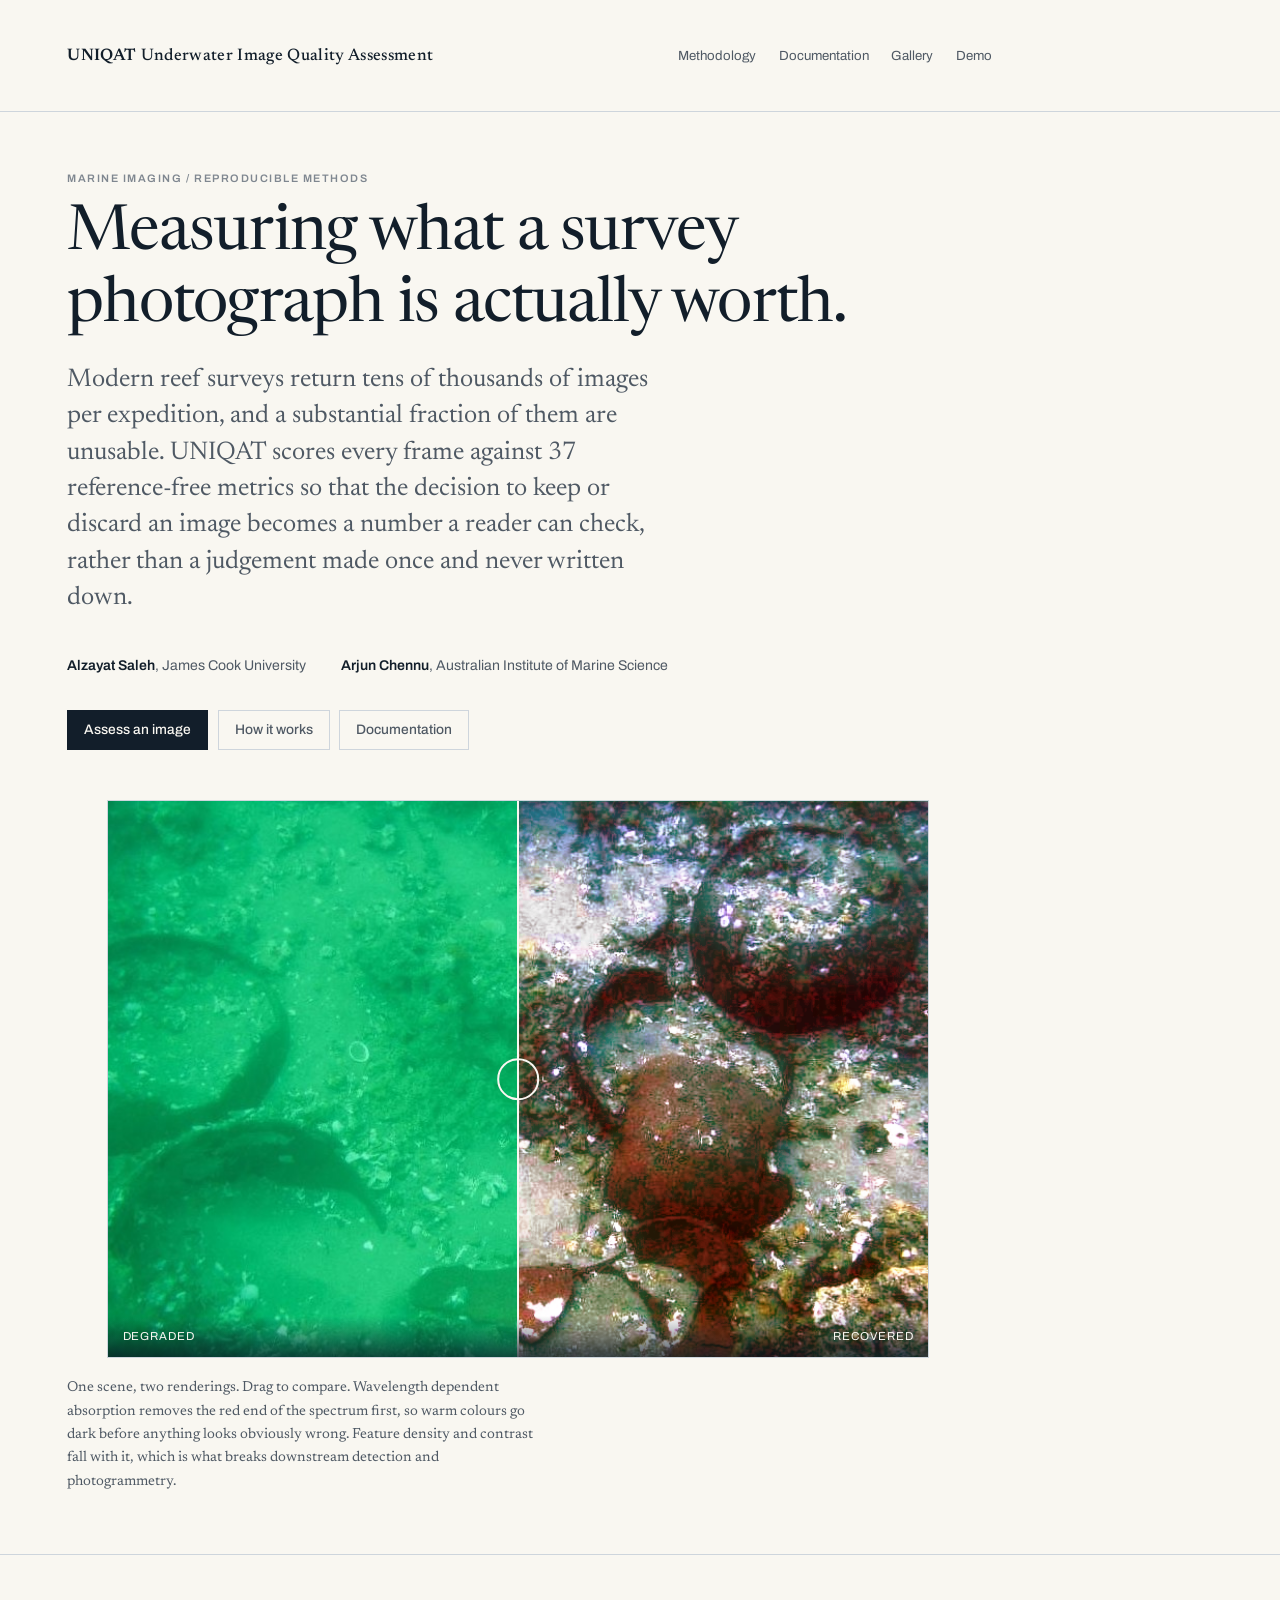
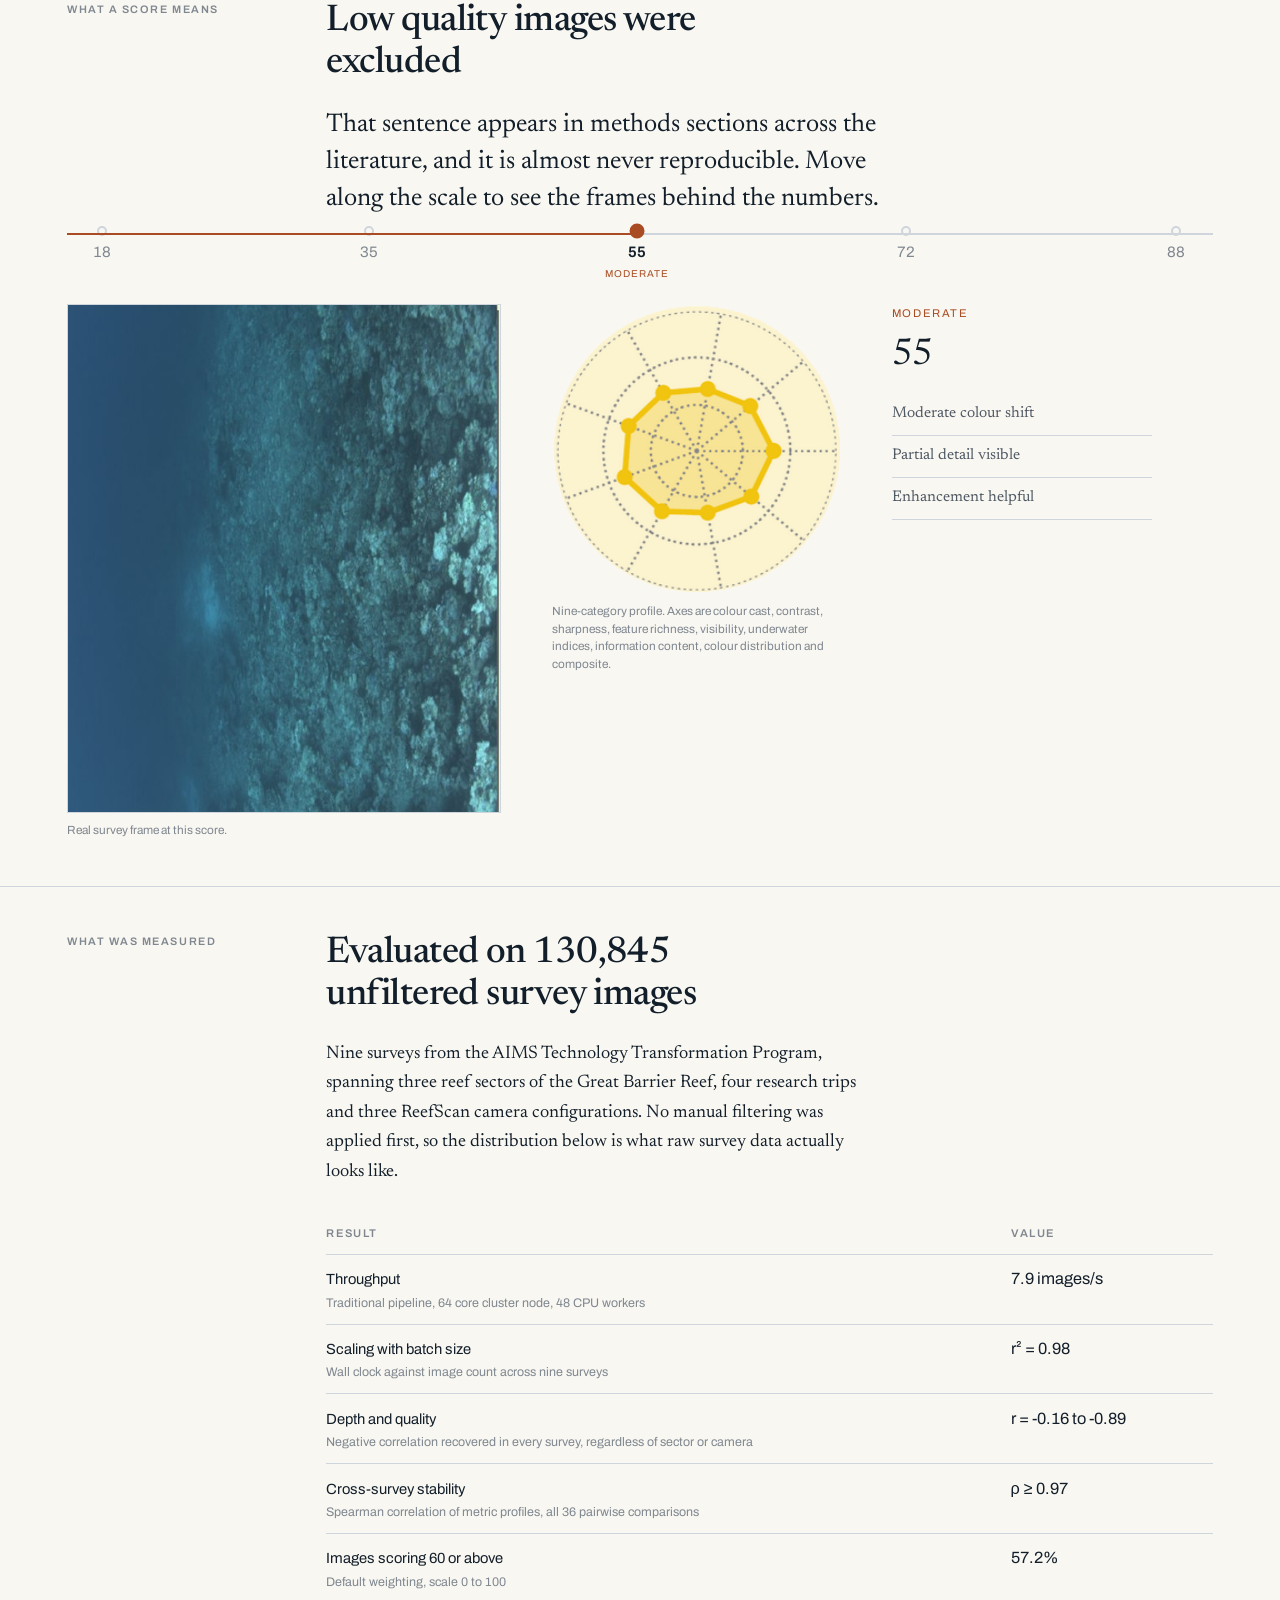
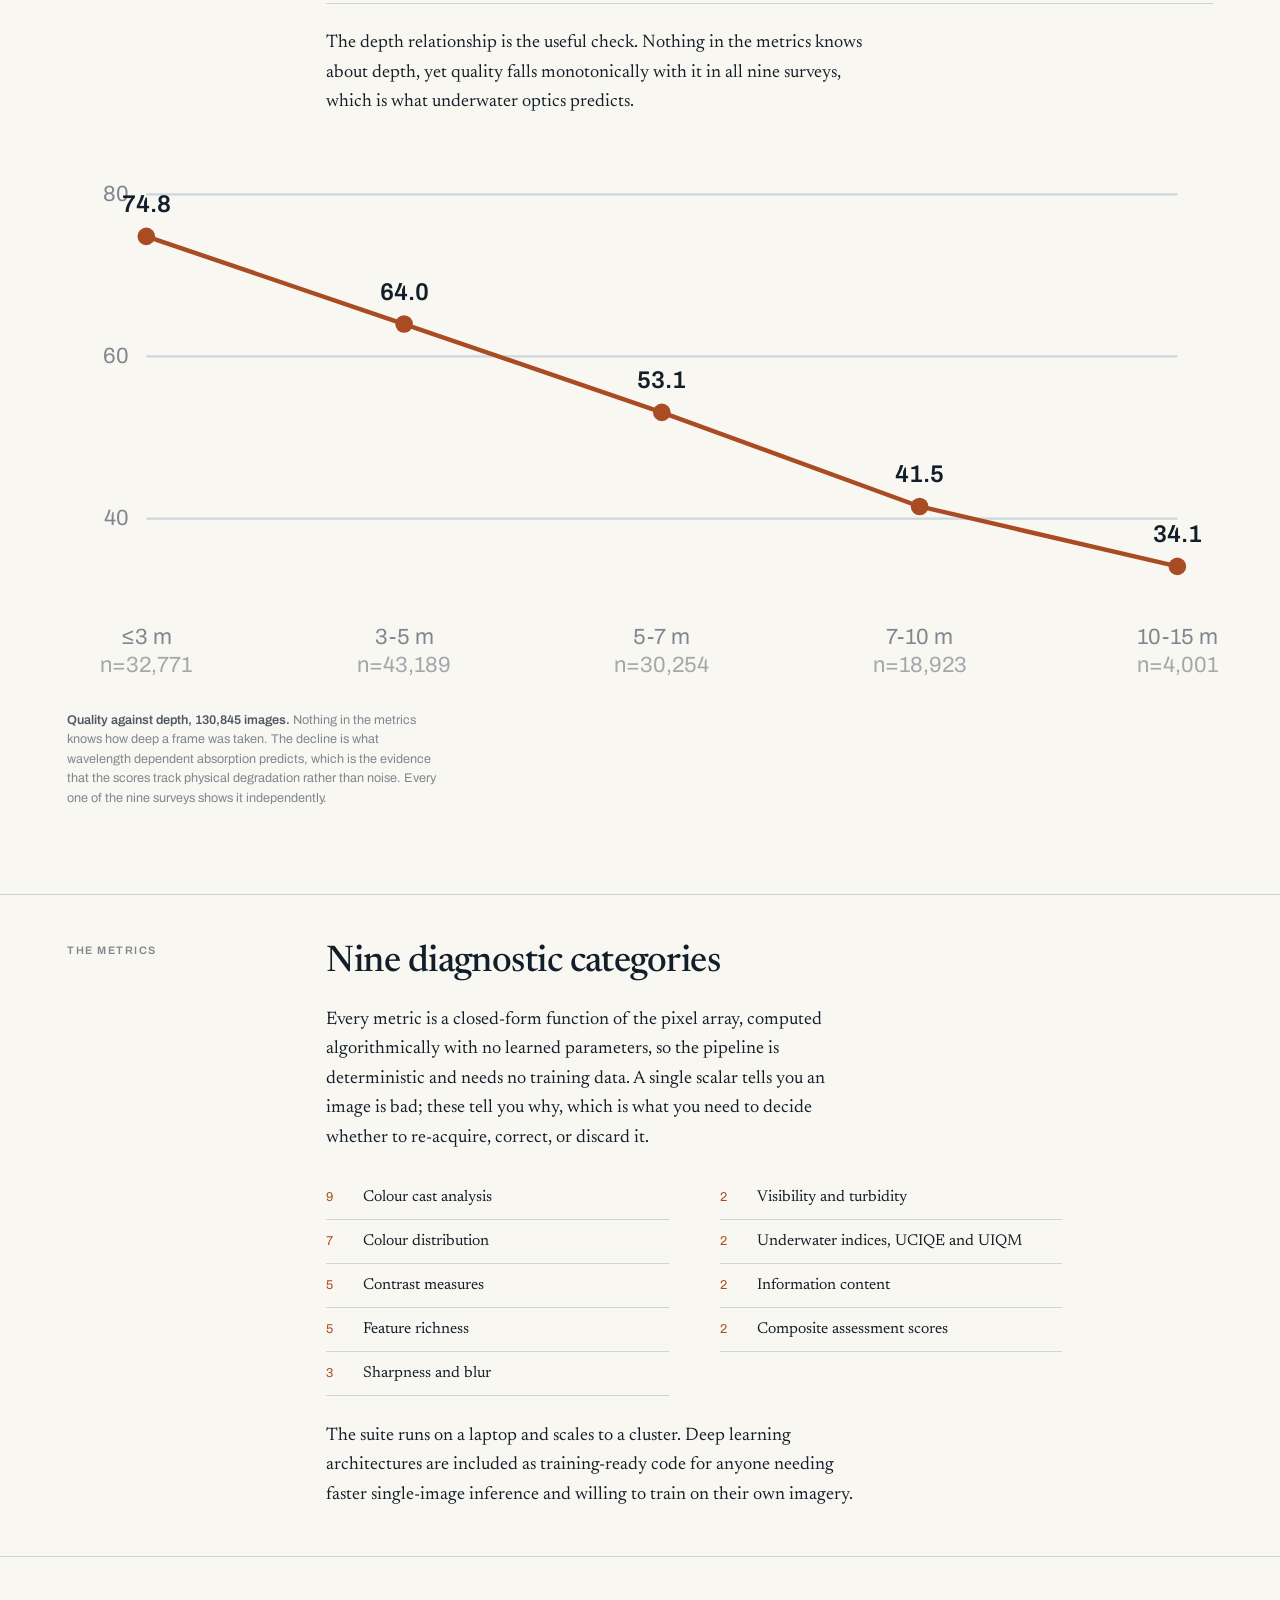
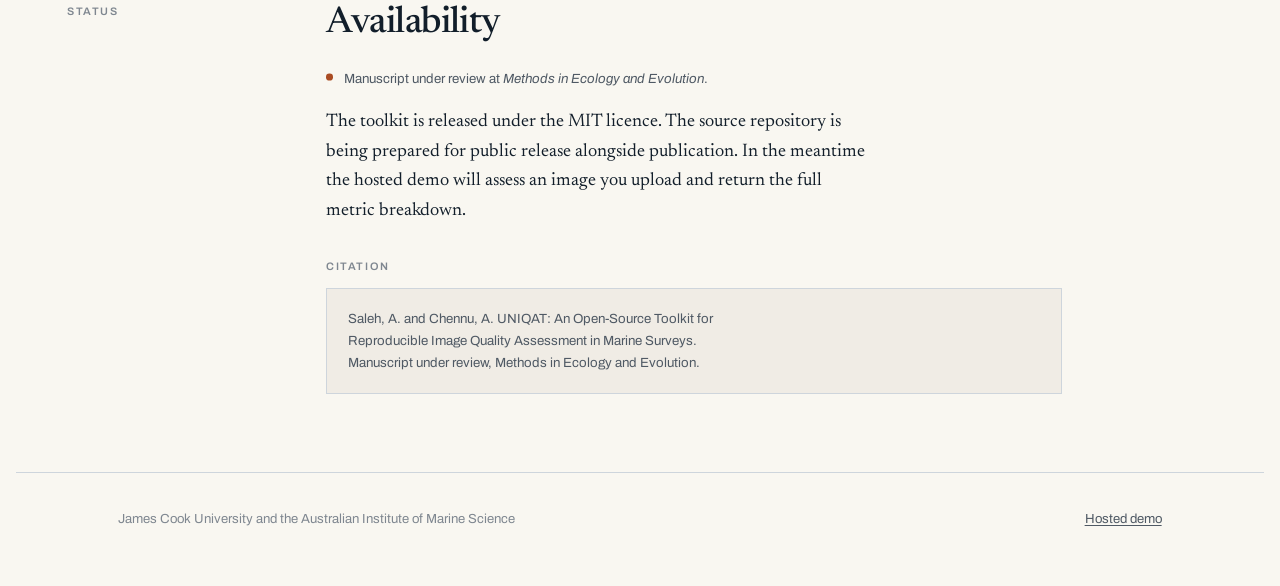
<file: docs/index.html>
<!DOCTYPE html>
<html lang="en">
<head>
<meta charset="UTF-8">
<meta name="viewport" content="width=device-width, initial-scale=1">
<title>UNIQAT: Underwater Image Quality Assessment</title>
<meta name="description" content="An open-source toolkit for reproducible image quality assessment in marine surveys. Reference-free metrics evaluated on 130,845 coral reef images.">
<link rel="preconnect" href="https://fonts.googleapis.com">
<link rel="preconnect" href="https://fonts.gstatic.com" crossorigin>
<link href="https://fonts.googleapis.com/css2?family=Newsreader:ital,opsz,wght@0,6..72,300;0,6..72,400;0,6..72,500;1,6..72,400&family=Archivo:wght@400;500;600&display=swap" rel="stylesheet">
<link rel="stylesheet" href="css/style.css">
</head>
<body>

<header class="masthead">
  <div class="shell">
    <a class="wordmark" href="index.html"><b>UNIQAT</b> Underwater Image Quality Assessment</a>
    <nav>
      <a href="methodology.html">Methodology</a>
      <a href="documentation.html">Documentation</a>
      <a href="gallery.html">Gallery</a>
      <a href="https://huggingface.co/spaces/Alzayats/underwater-image-quality" target="_blank" rel="noopener">Demo</a>
    </nav>
  </div>
</header>

<div class="shell">
  <div class="title-block">
    <p class="label">Marine imaging / Reproducible methods</p>
    <h1>Measuring what a survey photograph is actually worth.</h1>
    <p class="standfirst">
      Modern reef surveys return tens of thousands of images per expedition, and a
      substantial fraction of them are unusable. UNIQAT scores every frame against
      37 reference-free metrics so that the decision to keep or discard an image
      becomes a number a reader can check, rather than a judgement made once and
      never written down.
    </p>

    <div class="byline">
      <span><b>Alzayat Saleh</b>, James Cook University</span>
      <span><b>Arjun Chennu</b>, Australian Institute of Marine Science</span>
    </div>

    <div class="actions">
      <a href="https://huggingface.co/spaces/Alzayats/underwater-image-quality" target="_blank" rel="noopener">Assess an image</a>
      <a href="methodology.html">How it works</a>
      <a href="documentation.html">Documentation</a>
    </div>
  </div>
</div>

<div class="shell compare-wrap">
  <figure class="compare" id="compare">
    <img src="images/examples/18_img_poor.png" alt="Reef scene with heavy blue-green colour cast and reduced contrast">
    <img class="top" src="images/examples/18_img_good.png" alt="The same reef scene with colour and contrast recovered">
    <div class="handle" aria-hidden="true"></div>
    <figcaption><span>Degraded</span><span>Recovered</span></figcaption>
  </figure>
  <p class="compare-note">
    One scene, two renderings. Drag to compare. Wavelength dependent absorption removes
    the red end of the spectrum first, so warm colours go dark before anything looks
    obviously wrong. Feature density and contrast fall with it, which is what breaks
    downstream detection and photogrammetry.
  </p>
</div>

<section class="band">
  <div class="shell">
    <div class="rail"><p class="label">What a score means</p></div>
    <div class="prose">
      <h2>Low quality images were excluded</h2>
      <p class="lede">
        That sentence appears in methods sections across the literature, and it is
        almost never reproducible. Move along the scale to see the frames behind the
        numbers.
      </p>
    </div>
  </div>

  <div class="shell levels">
    <div class="scale">
      <div class="scale-track"><div class="scale-fill" id="scaleFill"></div></div>
      <div class="scale-stops" role="tablist" aria-label="Quality score">
        <button class="stop" role="tab" aria-selected="false" data-score="18">
            <span class="pip"></span><span class="val">18</span><span class="cat">Unusable</span>
          </button>
          <button class="stop" role="tab" aria-selected="false" data-score="35">
            <span class="pip"></span><span class="val">35</span><span class="cat">Poor</span>
          </button>
          <button class="stop" role="tab" aria-selected="true" data-score="55">
            <span class="pip"></span><span class="val">55</span><span class="cat">Moderate</span>
          </button>
          <button class="stop" role="tab" aria-selected="false" data-score="72">
            <span class="pip"></span><span class="val">72</span><span class="cat">Good</span>
          </button>
          <button class="stop" role="tab" aria-selected="false" data-score="88">
            <span class="pip"></span><span class="val">88</span><span class="cat">Excellent</span>
          </button>
      </div>
    </div>

    <div class="level-view">
      <figure>
        <div class="level-frame"><img class="lvl" data-score="18" src="images/levels/photo_18.jpg" alt="Survey frame scoring 18, rated unusable" loading="lazy"><img class="lvl" data-score="35" src="images/levels/photo_35.jpg" alt="Survey frame scoring 35, rated poor" loading="lazy"><img class="lvl on" data-score="55" src="images/levels/photo_55.jpg" alt="Survey frame scoring 55, rated moderate" loading="lazy"><img class="lvl" data-score="72" src="images/levels/photo_72.jpg" alt="Survey frame scoring 72, rated good" loading="lazy"><img class="lvl" data-score="88" src="images/levels/photo_88.jpg" alt="Survey frame scoring 88, rated excellent" loading="lazy"></div>
        <figcaption class="level-cap">Real survey frame at this score.</figcaption>
      </figure>
      <figure>
        <div class="level-radar"><img class="lvl" data-score="18" src="images/levels/radar_18.png" alt="Nine-category diagnostic profile for a frame scoring 18" loading="lazy"><img class="lvl" data-score="35" src="images/levels/radar_35.png" alt="Nine-category diagnostic profile for a frame scoring 35" loading="lazy"><img class="lvl on" data-score="55" src="images/levels/radar_55.png" alt="Nine-category diagnostic profile for a frame scoring 55" loading="lazy"><img class="lvl" data-score="72" src="images/levels/radar_72.png" alt="Nine-category diagnostic profile for a frame scoring 72" loading="lazy"><img class="lvl" data-score="88" src="images/levels/radar_88.png" alt="Nine-category diagnostic profile for a frame scoring 88" loading="lazy"></div>
        <figcaption class="level-cap">Nine-category profile. Axes are colour cast, contrast, sharpness, feature richness, visibility, underwater indices, information content, colour distribution and composite.</figcaption>
      </figure>
      <div class="level-read">
        <div class="read" data-score="18" hidden>
            <p class="verdict">Unusable</p>
            <h3>18</h3>
            <ul><li>Severe colour cast</li><li>No visible features</li><li>Low information</li></ul>
          </div>
        <div class="read" data-score="35" hidden>
            <p class="verdict">Poor</p>
            <h3>35</h3>
            <ul><li>Strong colour cast</li><li>Blurred details</li><li>Low contrast</li></ul>
          </div>
        <div class="read" data-score="55">
            <p class="verdict">Moderate</p>
            <h3>55</h3>
            <ul><li>Moderate colour shift</li><li>Partial detail visible</li><li>Enhancement helpful</li></ul>
          </div>
        <div class="read" data-score="72" hidden>
            <p class="verdict">Good</p>
            <h3>72</h3>
            <ul><li>Minor colour shift</li><li>Clear features</li><li>Suitable for analysis</li></ul>
          </div>
        <div class="read" data-score="88" hidden>
            <p class="verdict">Excellent</p>
            <h3>88</h3>
            <ul><li>Natural colours</li><li>Sharp detail</li><li>High confidence</li></ul>
          </div>
      </div>
    </div>
  </div>
</section>

<section class="band">
  <div class="shell">
    <div class="rail"><p class="label">What was measured</p></div>
    <div class="prose">
      <h2>Evaluated on 130,845 unfiltered survey images</h2>
      <p>
        Nine surveys from the AIMS Technology Transformation Program, spanning three
        reef sectors of the Great Barrier Reef, four research trips and three ReefScan
        camera configurations. No manual filtering was applied first, so the
        distribution below is what raw survey data actually looks like.
      </p>

      <table class="findings">
        <thead>
          <tr><th>Result</th><th>Value</th></tr>
        </thead>
        <tbody>
          <tr>
            <td>Throughput<small>Traditional pipeline, 64 core cluster node, 48 CPU workers</small></td>
            <td class="num">7.9 images/s</td>
          </tr>
          <tr>
            <td>Scaling with batch size<small>Wall clock against image count across nine surveys</small></td>
            <td class="num">r&sup2; = 0.98</td>
          </tr>
          <tr>
            <td>Depth and quality<small>Negative correlation recovered in every survey, regardless of sector or camera</small></td>
            <td class="num">r = -0.16 to -0.89</td>
          </tr>
          <tr>
            <td>Cross-survey stability<small>Spearman correlation of metric profiles, all 36 pairwise comparisons</small></td>
            <td class="num">&rho; &ge; 0.97</td>
          </tr>
          <tr>
            <td>Images scoring 60 or above<small>Default weighting, scale 0 to 100</small></td>
            <td class="num">57.2%</td>
          </tr>
        </tbody>
      </table>

      <p style="margin-top:1.6rem">
        The depth relationship is the useful check. Nothing in the metrics knows about
        depth, yet quality falls monotonically with it in all nine surveys, which is
        what underwater optics predicts.
      </p>
    </div>
  </div>
  <div class="shell" style="margin-top:1.2rem">
    <figure class="plate" style="margin-top:0">
      <svg class="depth-chart" id="depthChart" viewBox="0 0 520 250" role="img"
           aria-label="Mean quality score falls from 74.8 above 3 metres to 34.1 between 10 and 15 metres">
        <line class="grid-line" x1="36" y1="26.0" x2="504" y2="26.0"/><text class="axis-text" x="28" y="29.0" text-anchor="end">80</text><line class="grid-line" x1="36" y1="99.6" x2="504" y2="99.6"/><text class="axis-text" x="28" y="102.6" text-anchor="end">60</text><line class="grid-line" x1="36" y1="173.2" x2="504" y2="173.2"/><text class="axis-text" x="28" y="176.2" text-anchor="end">40</text>
        <path class="curve" style="--len:492" d="M36.0,45.1 L153.0,84.9 L270.0,125.0 L387.0,167.7 L504.0,194.9"/>
        <circle class="dot" style="--d:450ms" cx="36.0" cy="45.1" r="4"/><text class="value-text" x="36.0" y="34.1" text-anchor="middle">74.8</text><text class="axis-text" x="36.0" y="230" text-anchor="middle">≤3 m</text><text class="axis-text" x="36.0" y="243" text-anchor="middle" opacity="0.7">n=32,771</text><circle class="dot" style="--d:580ms" cx="153.0" cy="84.9" r="4"/><text class="value-text" x="153.0" y="73.9" text-anchor="middle">64.0</text><text class="axis-text" x="153.0" y="230" text-anchor="middle">3-5 m</text><text class="axis-text" x="153.0" y="243" text-anchor="middle" opacity="0.7">n=43,189</text><circle class="dot" style="--d:710ms" cx="270.0" cy="125.0" r="4"/><text class="value-text" x="270.0" y="114.0" text-anchor="middle">53.1</text><text class="axis-text" x="270.0" y="230" text-anchor="middle">5-7 m</text><text class="axis-text" x="270.0" y="243" text-anchor="middle" opacity="0.7">n=30,254</text><circle class="dot" style="--d:840ms" cx="387.0" cy="167.7" r="4"/><text class="value-text" x="387.0" y="156.7" text-anchor="middle">41.5</text><text class="axis-text" x="387.0" y="230" text-anchor="middle">7-10 m</text><text class="axis-text" x="387.0" y="243" text-anchor="middle" opacity="0.7">n=18,923</text><circle class="dot" style="--d:970ms" cx="504.0" cy="194.9" r="4"/><text class="value-text" x="504.0" y="183.9" text-anchor="middle">34.1</text><text class="axis-text" x="504.0" y="230" text-anchor="middle">10-15 m</text><text class="axis-text" x="504.0" y="243" text-anchor="middle" opacity="0.7">n=4,001</text>
      </svg>
      <figcaption>
        <b>Quality against depth, 130,845 images.</b> Nothing in the metrics knows how
        deep a frame was taken. The decline is what wavelength dependent absorption
        predicts, which is the evidence that the scores track physical degradation
        rather than noise. Every one of the nine surveys shows it independently.
      </figcaption>
    </figure>
  </div>
  </section>

<section class="band">
  <div class="shell">
    <div class="rail"><p class="label">The metrics</p></div>
    <div class="prose">
      <h2>Nine diagnostic categories</h2>
      <p>
        Every metric is a closed-form function of the pixel array, computed
        algorithmically with no learned parameters, so the pipeline is deterministic and
        needs no training data. A single scalar tells you an image is bad; these tell
        you why, which is what you need to decide whether to re-acquire, correct, or
        discard it.
      </p>
      <ul class="categories">
        <li><span class="n">9</span><span>Colour cast analysis</span></li>
        <li><span class="n">7</span><span>Colour distribution</span></li>
        <li><span class="n">5</span><span>Contrast measures</span></li>
        <li><span class="n">5</span><span>Feature richness</span></li>
        <li><span class="n">3</span><span>Sharpness and blur</span></li>
        <li><span class="n">2</span><span>Visibility and turbidity</span></li>
        <li><span class="n">2</span><span>Underwater indices, UCIQE and UIQM</span></li>
        <li><span class="n">2</span><span>Information content</span></li>
        <li><span class="n">2</span><span>Composite assessment scores</span></li>
      </ul>
      <p style="margin-top:1.6rem">
        The suite runs on a laptop and scales to a cluster. Deep learning architectures
        are included as training-ready code for anyone needing faster single-image
        inference and willing to train on their own imagery.
      </p>
    </div>
  </div>
</section>

<section class="band">
  <div class="shell">
    <div class="rail"><p class="label">Status</p></div>
    <div class="prose">
      <h2>Availability</h2>
      <p class="status"><span class="dot"></span><span>Manuscript under review at <em>Methods in Ecology and Evolution</em>.</span></p>
      <p style="margin-top:1.2rem">
        The toolkit is released under the MIT licence. The source repository is being
        prepared for public release alongside publication. In the meantime the hosted
        demo will assess an image you upload and return the full metric breakdown.
      </p>
      <p class="label" style="margin-top:2rem">Citation</p>
      <div class="cite">Saleh, A. and Chennu, A. UNIQAT: An Open-Source Toolkit for
Reproducible Image Quality Assessment in Marine Surveys.
Manuscript under review, Methods in Ecology and Evolution.</div>
    </div>
  </div>
</section>

<footer>
  <div class="shell">
    <span>James Cook University and the Australian Institute of Marine Science</span>
    <span><a href="https://huggingface.co/spaces/Alzayats/underwater-image-quality" target="_blank" rel="noopener">Hosted demo</a></span>
  </div>
</footer>

<script src="js/main.js"></script>
</body>
</html>
</file>
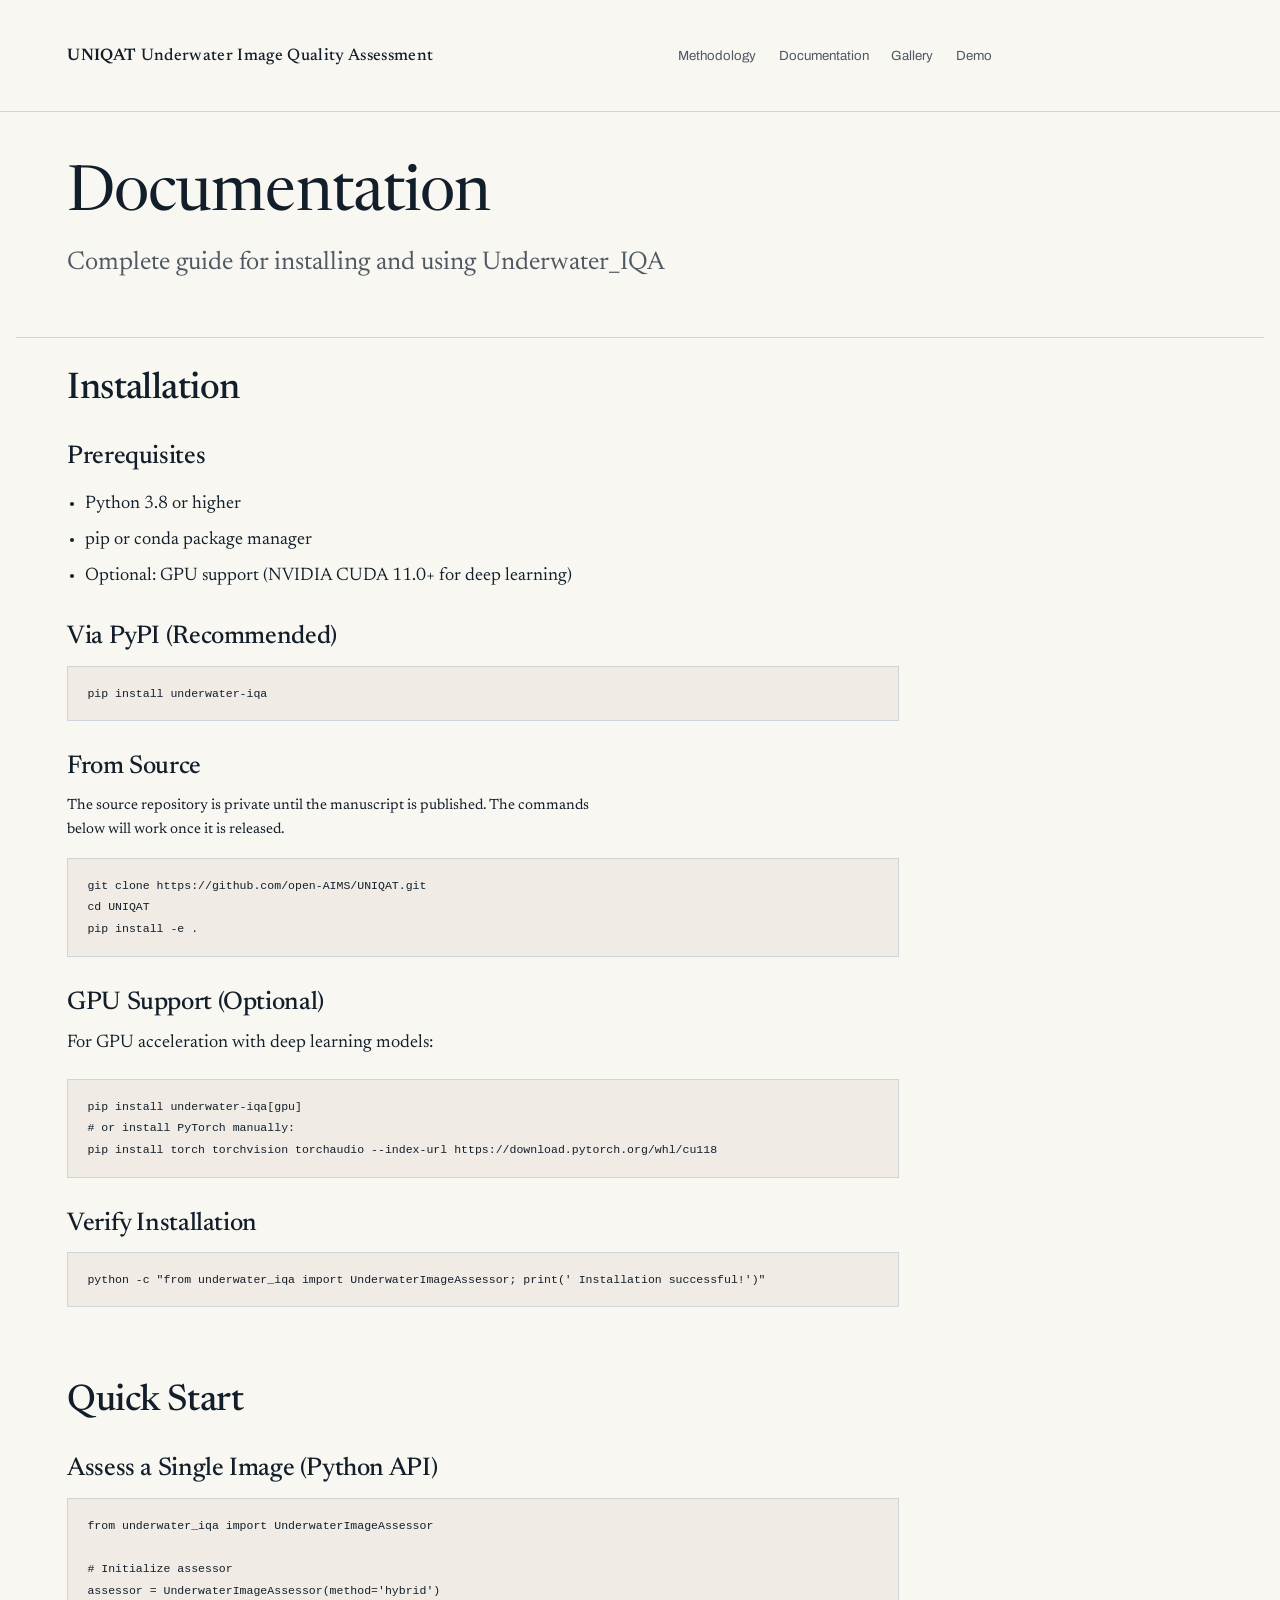
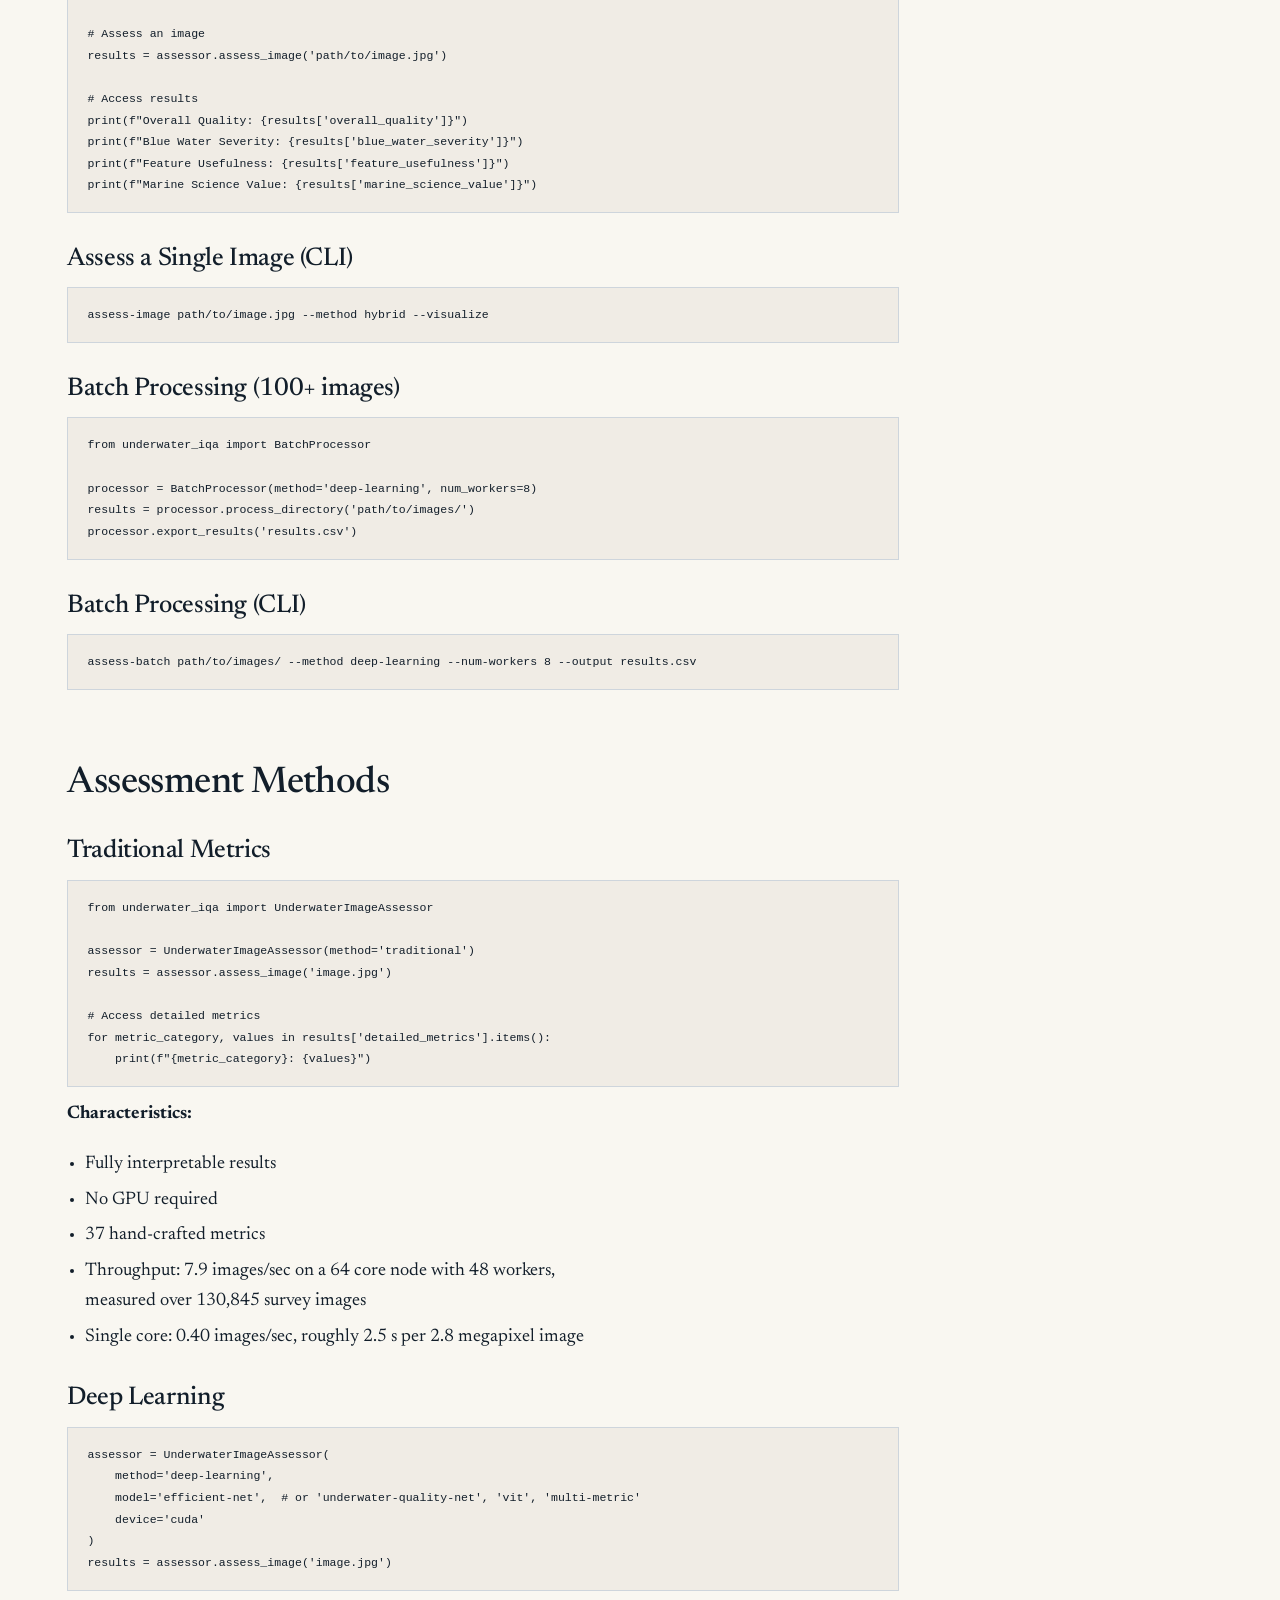
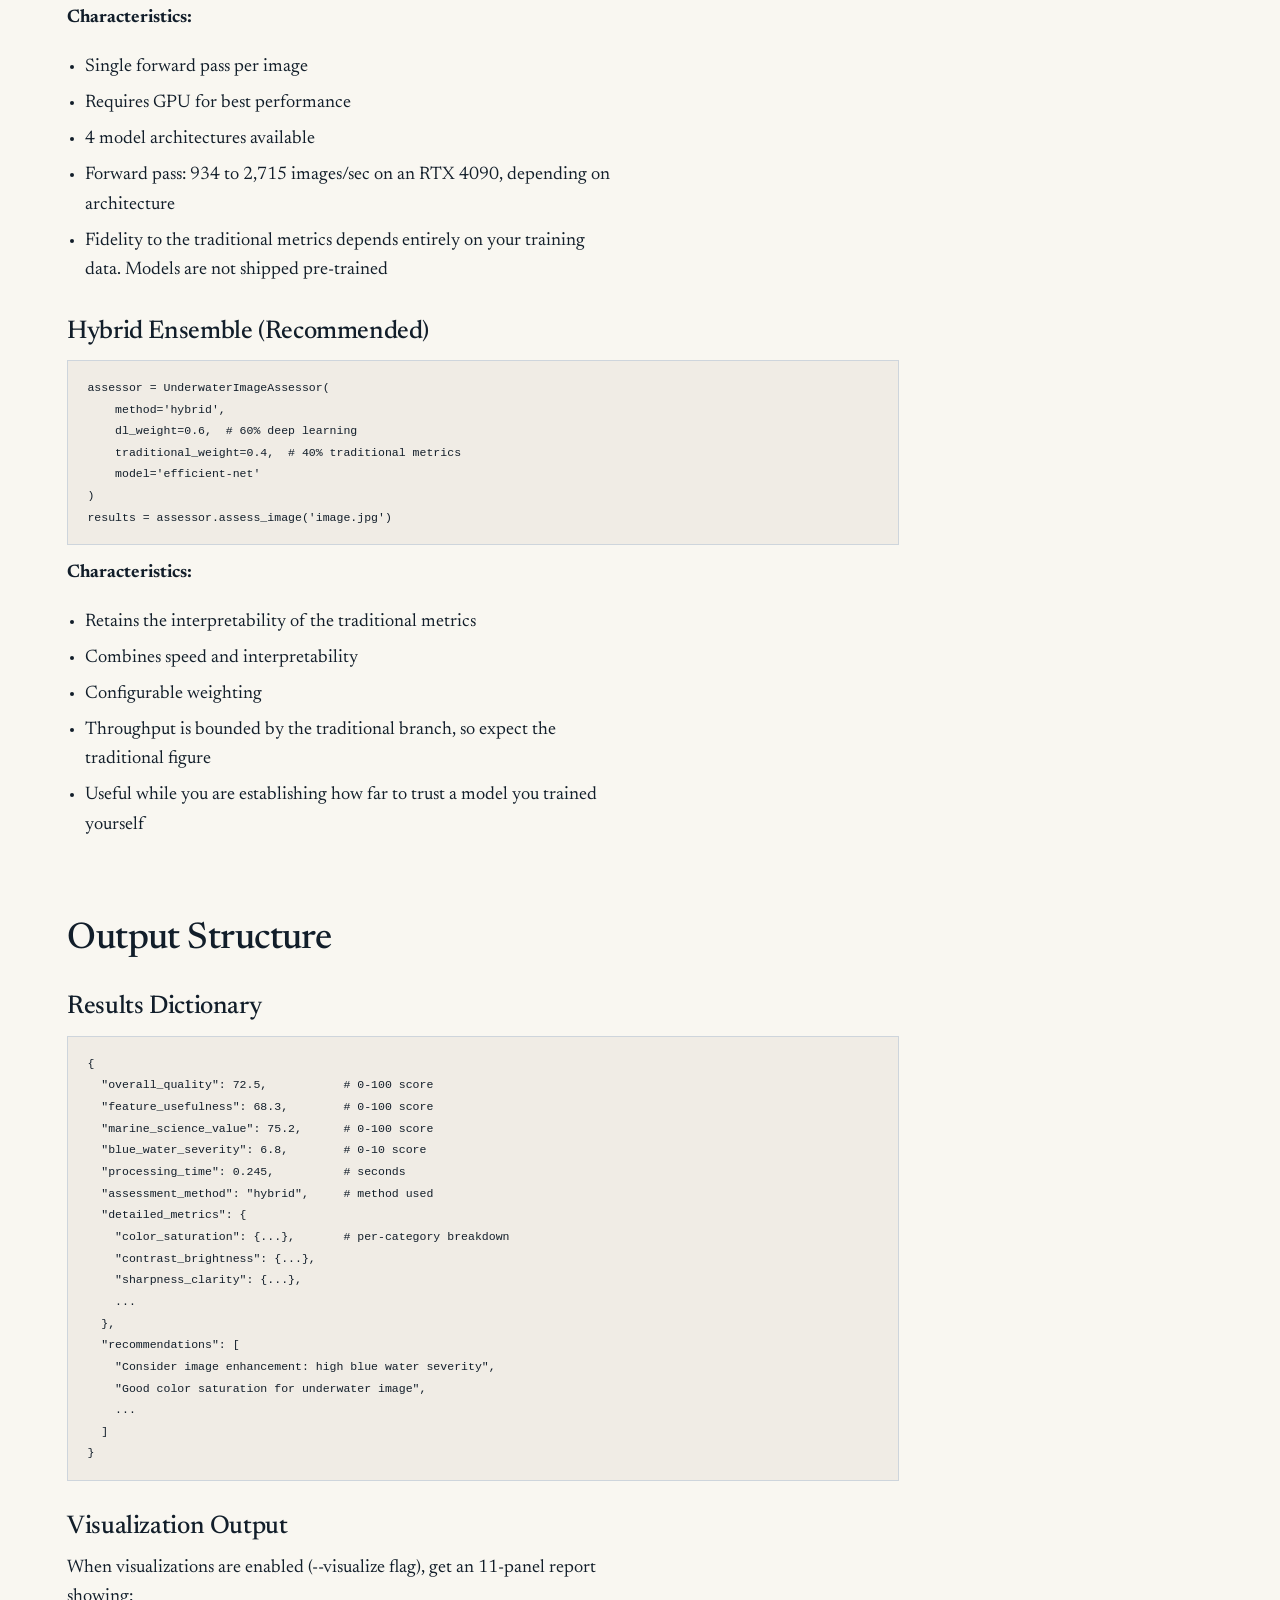
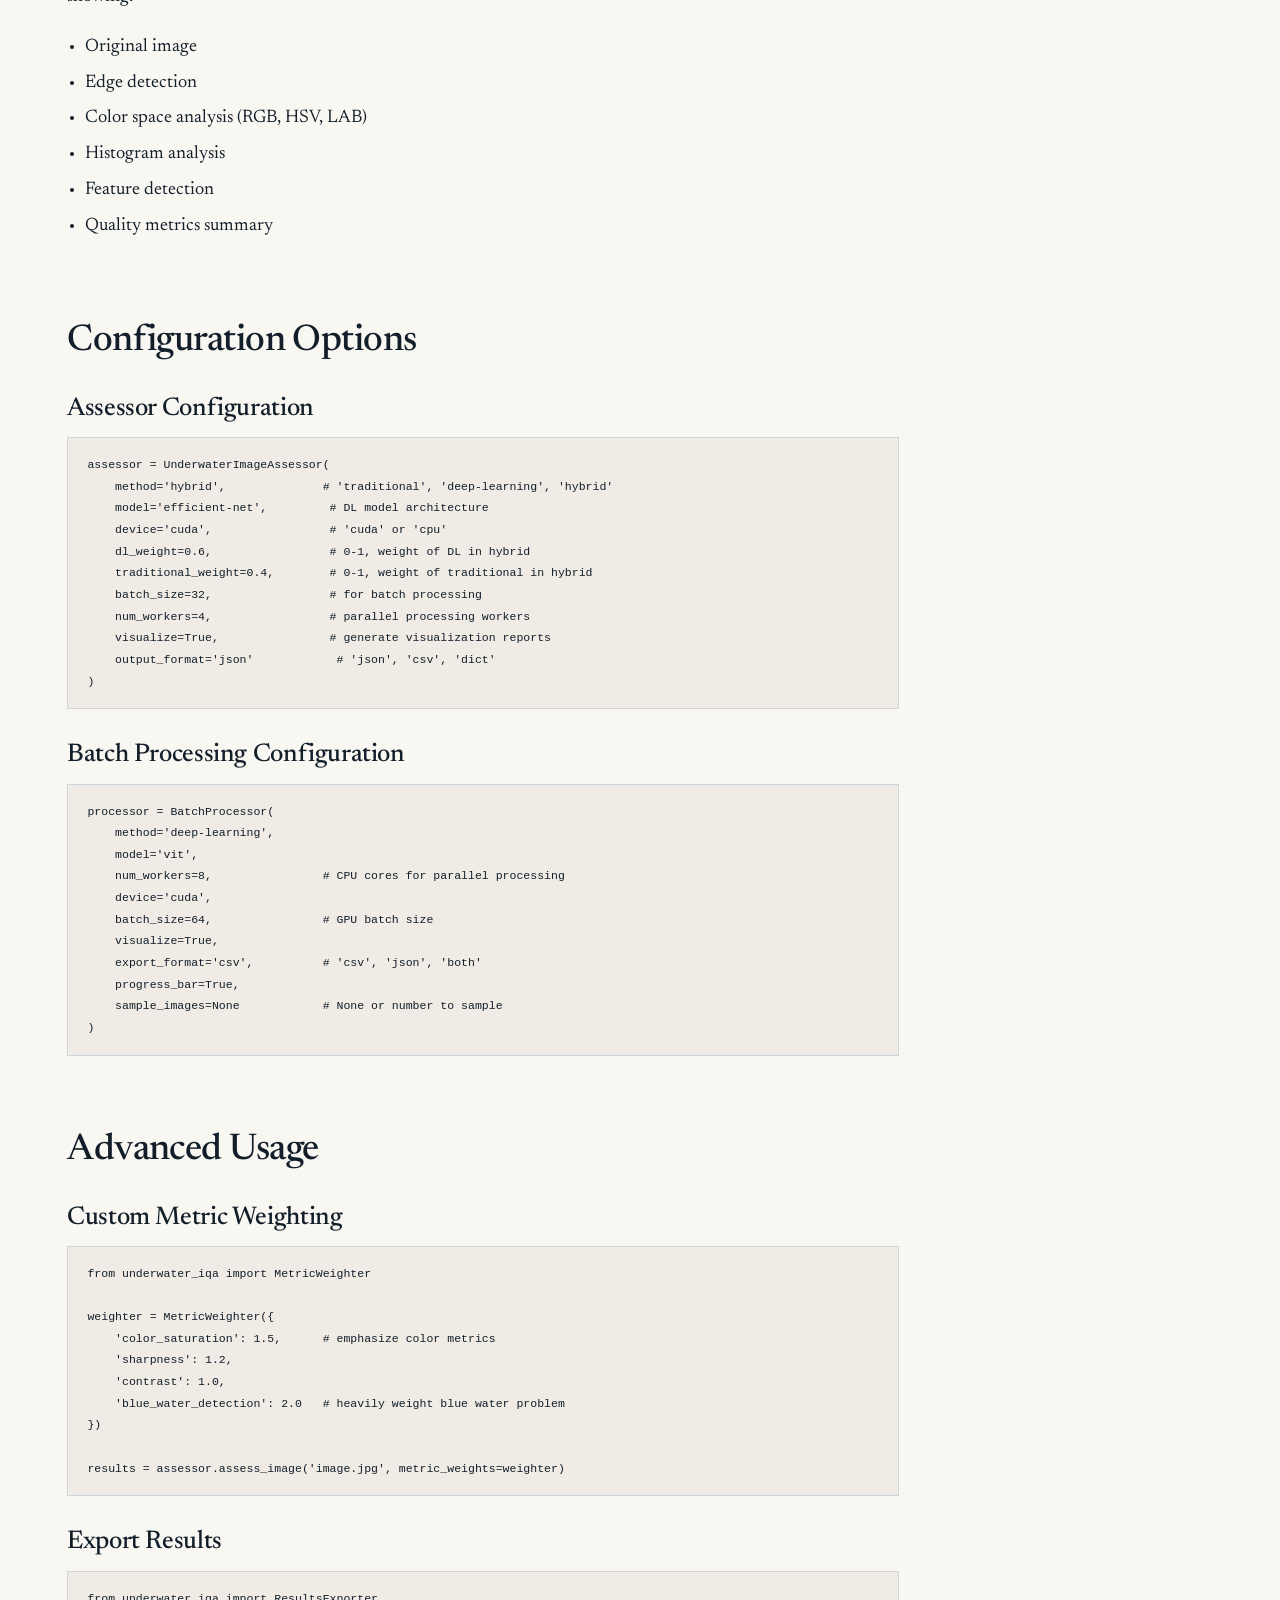
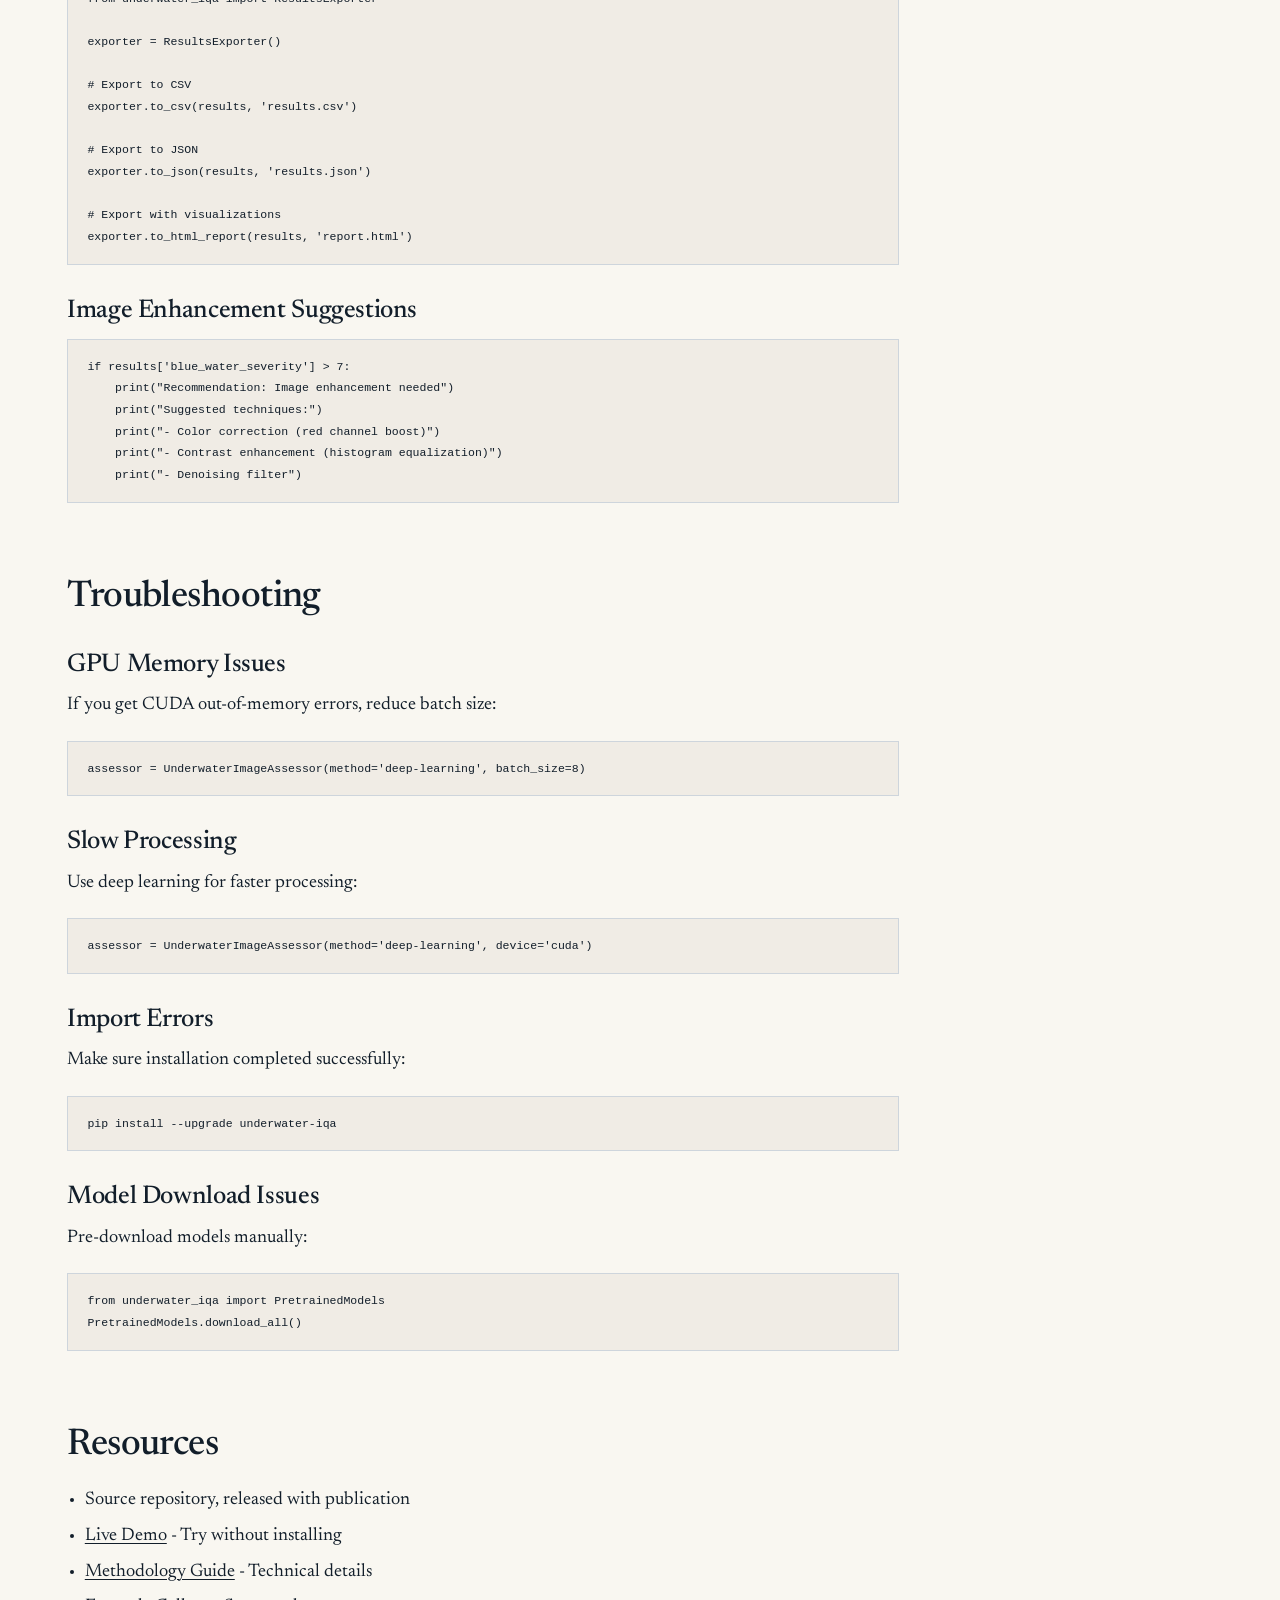
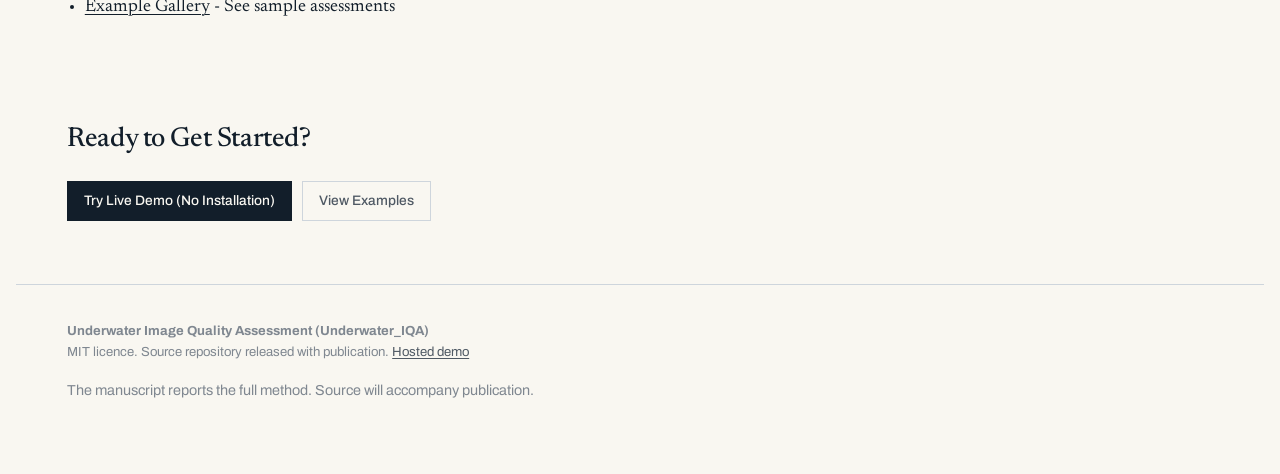
<file: docs/documentation.html>
<!DOCTYPE html>
<html lang="en">
  <head>
    <meta charset="UTF-8" />
    <meta name="viewport" content="width=device-width, initial-scale=1.0" />
    <title>Documentation - Underwater_IQA</title>
    <meta name="description" content="Complete documentation for Underwater_IQA system including installation, usage, and API reference." />
    <link rel="preconnect" href="https://fonts.googleapis.com">
    <link rel="preconnect" href="https://fonts.gstatic.com" crossorigin>
    <link href="https://fonts.googleapis.com/css2?family=Newsreader:ital,opsz,wght@0,6..72,300;0,6..72,400;0,6..72,500;1,6..72,400&family=Archivo:wght@400;500;600&display=swap" rel="stylesheet">
    <link rel="stylesheet" href="css/style.css" /></head>
  <body>
    <!-- Navigation -->
    <header class="masthead">
      <div class="shell">
        <a class="wordmark" href="index.html"><b>UNIQAT</b> Underwater Image Quality Assessment</a>
        <nav>
          <a href="methodology.html">Methodology</a>
          <a href="documentation.html">Documentation</a>
          <a href="gallery.html">Gallery</a>
          <a href="https://huggingface.co/spaces/Alzayats/underwater-image-quality" target="_blank" rel="noopener">Demo</a>
        </nav>
      </div>
    </header>

    <main>
      <!-- Hero Section -->
      <section class="hero" style="padding: 3rem 2rem">
        <h1>Documentation</h1>
        <p>Complete guide for installing and using Underwater_IQA</p>
      </section>

      <!-- Installation -->
      <div class="container">
        <section>
          <h2>Installation</h2>

          <h3>Prerequisites</h3>
          <ul>
            <li>Python 3.8 or higher</li>
            <li>pip or conda package manager</li>
            <li>Optional: GPU support (NVIDIA CUDA 11.0+ for deep learning)</li>
          </ul>

          <h3>Via PyPI (Recommended)</h3>
          <pre><code>pip install underwater-iqa</code></pre>

          <h3>From Source</h3>
          <p style="font-size: 0.92rem">The source repository is private until the manuscript is published. The commands below will work once it is released.</p>
          <pre><code>git clone https://github.com/open-AIMS/UNIQAT.git
cd UNIQAT
pip install -e .</code></pre>

          <h3>GPU Support (Optional)</h3>
          <p>For GPU acceleration with deep learning models:</p>
          <pre><code>pip install underwater-iqa[gpu]
# or install PyTorch manually:
pip install torch torchvision torchaudio --index-url https://download.pytorch.org/whl/cu118</code></pre>

          <h3>Verify Installation</h3>
          <pre><code>python -c "from underwater_iqa import UnderwaterImageAssessor; print(' Installation successful!')"</code></pre>
        </section>
      </div>

      <!-- Quick Start -->
      <div class="container">
        <section>
          <h2>Quick Start</h2>

          <h3>Assess a Single Image (Python API)</h3>
          <pre><code>from underwater_iqa import UnderwaterImageAssessor

# Initialize assessor
assessor = UnderwaterImageAssessor(method='hybrid')

# Assess an image
results = assessor.assess_image('path/to/image.jpg')

# Access results
print(f"Overall Quality: {results['overall_quality']}")
print(f"Blue Water Severity: {results['blue_water_severity']}")
print(f"Feature Usefulness: {results['feature_usefulness']}")
print(f"Marine Science Value: {results['marine_science_value']}")</code></pre>

          <h3>Assess a Single Image (CLI)</h3>
          <pre><code>assess-image path/to/image.jpg --method hybrid --visualize</code></pre>

          <h3>Batch Processing (100+ images)</h3>
          <pre><code>from underwater_iqa import BatchProcessor

processor = BatchProcessor(method='deep-learning', num_workers=8)
results = processor.process_directory('path/to/images/')
processor.export_results('results.csv')</code></pre>

          <h3>Batch Processing (CLI)</h3>
          <pre><code>assess-batch path/to/images/ --method deep-learning --num-workers 8 --output results.csv</code></pre>
        </section>
      </div>

      <!-- Assessment Methods -->
      <div class="container">
        <section>
          <h2>Assessment Methods</h2>

          <h3>Traditional Metrics</h3>
          <pre><code>from underwater_iqa import UnderwaterImageAssessor

assessor = UnderwaterImageAssessor(method='traditional')
results = assessor.assess_image('image.jpg')

# Access detailed metrics
for metric_category, values in results['detailed_metrics'].items():
    print(f"{metric_category}: {values}")</code></pre>

          <p><strong>Characteristics:</strong></p>
          <ul>
            <li>Fully interpretable results</li>
            <li>No GPU required</li>
            <li>37 hand-crafted metrics</li>
            <li>Throughput: 7.9 images/sec on a 64 core node with 48 workers, measured over 130,845 survey images</li>
            <li>Single core: 0.40 images/sec, roughly 2.5 s per 2.8 megapixel image</li>
          </ul>

          <h3>Deep Learning</h3>
          <pre><code>assessor = UnderwaterImageAssessor(
    method='deep-learning',
    model='efficient-net',  # or 'underwater-quality-net', 'vit', 'multi-metric'
    device='cuda'
)
results = assessor.assess_image('image.jpg')</code></pre>

          <p><strong>Characteristics:</strong></p>
          <ul>
            <li>Single forward pass per image</li>
            <li>Requires GPU for best performance</li>
            <li>4 model architectures available</li>
            <li>Forward pass: 934 to 2,715 images/sec on an RTX 4090, depending on architecture</li>
            <li>Fidelity to the traditional metrics depends entirely on your training data. Models are not shipped pre-trained</li>
          </ul>

          <h3>Hybrid Ensemble (Recommended)</h3>
          <pre><code>assessor = UnderwaterImageAssessor(
    method='hybrid',
    dl_weight=0.6,  # 60% deep learning
    traditional_weight=0.4,  # 40% traditional metrics
    model='efficient-net'
)
results = assessor.assess_image('image.jpg')</code></pre>

          <p><strong>Characteristics:</strong></p>
          <ul>
            <li>Retains the interpretability of the traditional metrics</li>
            <li>Combines speed and interpretability</li>
            <li>Configurable weighting</li>
            <li>Throughput is bounded by the traditional branch, so expect the traditional figure</li>
            <li>Useful while you are establishing how far to trust a model you trained yourself</li>
          </ul>
        </section>
      </div>

      <!-- Output Structure -->
      <div class="container">
        <section>
          <h2>Output Structure</h2>

          <h3>Results Dictionary</h3>
          <pre><code>{
  "overall_quality": 72.5,           # 0-100 score
  "feature_usefulness": 68.3,        # 0-100 score
  "marine_science_value": 75.2,      # 0-100 score
  "blue_water_severity": 6.8,        # 0-10 score
  "processing_time": 0.245,          # seconds
  "assessment_method": "hybrid",     # method used
  "detailed_metrics": {
    "color_saturation": {...},       # per-category breakdown
    "contrast_brightness": {...},
    "sharpness_clarity": {...},
    ...
  },
  "recommendations": [
    "Consider image enhancement: high blue water severity",
    "Good color saturation for underwater image",
    ...
  ]
}</code></pre>

          <h3>Visualization Output</h3>
          <p>When visualizations are enabled (--visualize flag), get an 11-panel report showing:</p>
          <ul>
            <li>Original image</li>
            <li>Edge detection</li>
            <li>Color space analysis (RGB, HSV, LAB)</li>
            <li>Histogram analysis</li>
            <li>Feature detection</li>
            <li>Quality metrics summary</li>
          </ul>
        </section>
      </div>

      <!-- Configuration -->
      <div class="container">
        <section>
          <h2>Configuration Options</h2>

          <h3>Assessor Configuration</h3>
          <pre><code>assessor = UnderwaterImageAssessor(
    method='hybrid',              # 'traditional', 'deep-learning', 'hybrid'
    model='efficient-net',         # DL model architecture
    device='cuda',                 # 'cuda' or 'cpu'
    dl_weight=0.6,                 # 0-1, weight of DL in hybrid
    traditional_weight=0.4,        # 0-1, weight of traditional in hybrid
    batch_size=32,                 # for batch processing
    num_workers=4,                 # parallel processing workers
    visualize=True,                # generate visualization reports
    output_format='json'            # 'json', 'csv', 'dict'
)</code></pre>

          <h3>Batch Processing Configuration</h3>
          <pre><code>processor = BatchProcessor(
    method='deep-learning',
    model='vit',
    num_workers=8,                # CPU cores for parallel processing
    device='cuda',
    batch_size=64,                # GPU batch size
    visualize=True,
    export_format='csv',          # 'csv', 'json', 'both'
    progress_bar=True,
    sample_images=None            # None or number to sample
)</code></pre>
        </section>
      </div>

      <!-- Advanced Usage -->
      <div class="container">
        <section>
          <h2>Advanced Usage</h2>

          <h3>Custom Metric Weighting</h3>
          <pre><code>from underwater_iqa import MetricWeighter

weighter = MetricWeighter({
    'color_saturation': 1.5,      # emphasize color metrics
    'sharpness': 1.2,
    'contrast': 1.0,
    'blue_water_detection': 2.0   # heavily weight blue water problem
})

results = assessor.assess_image('image.jpg', metric_weights=weighter)</code></pre>

          <h3>Export Results</h3>
          <pre><code>from underwater_iqa import ResultsExporter

exporter = ResultsExporter()

# Export to CSV
exporter.to_csv(results, 'results.csv')

# Export to JSON
exporter.to_json(results, 'results.json')

# Export with visualizations
exporter.to_html_report(results, 'report.html')</code></pre>

          <h3>Image Enhancement Suggestions</h3>
          <pre><code>if results['blue_water_severity'] > 7:
    print("Recommendation: Image enhancement needed")
    print("Suggested techniques:")
    print("- Color correction (red channel boost)")
    print("- Contrast enhancement (histogram equalization)")
    print("- Denoising filter")</code></pre>
        </section>
      </div>

      <!-- Troubleshooting -->
      <div class="container">
        <section>
          <h2>Troubleshooting</h2>

          <h3>GPU Memory Issues</h3>
          <p>If you get CUDA out-of-memory errors, reduce batch size:</p>
          <pre><code>assessor = UnderwaterImageAssessor(method='deep-learning', batch_size=8)</code></pre>

          <h3>Slow Processing</h3>
          <p>Use deep learning for faster processing:</p>
          <pre><code>assessor = UnderwaterImageAssessor(method='deep-learning', device='cuda')</code></pre>

          <h3>Import Errors</h3>
          <p>Make sure installation completed successfully:</p>
          <pre><code>pip install --upgrade underwater-iqa</code></pre>

          <h3>Model Download Issues</h3>
          <p>Pre-download models manually:</p>
          <pre><code>from underwater_iqa import PretrainedModels
PretrainedModels.download_all()</code></pre>
        </section>
      </div>

      <!-- Resources -->
      <div class="container">
        <section>
          <h2>Resources</h2>
          <ul>
            <li>Source repository, released with publication</li>
            <li><a href="https://huggingface.co/spaces/Alzayats/underwater-image-quality" target="_blank">Live Demo</a> - Try without installing</li>
            <li><a href="methodology.html">Methodology Guide</a> - Technical details</li>
            <li><a href="gallery.html">Example Gallery</a> - See sample assessments</li>
          </ul>
        </section>
      </div>

      <!-- Call to Action -->
      <div class="container text-center mt-2">
        <h2>Ready to Get Started?</h2>
        <div class="cta-buttons">
          <a href="https://huggingface.co/spaces/Alzayats/underwater-image-quality" class="btn btn-primary">Try Live Demo (No Installation)</a>
          <a href="gallery.html" class="btn btn-secondary">View Examples</a>
        </div>
      </div>
    </main>

    <!-- Footer -->
    <footer>
      <p>
        <strong>Underwater Image Quality Assessment (Underwater_IQA)</strong><br />
        MIT licence. Source repository released with publication. <a href="https://huggingface.co/spaces/Alzayats/underwater-image-quality" target="_blank" rel="noopener">Hosted demo</a>
      </p>
      <p style="margin-top: 1rem; font-size: 0.9rem">The manuscript reports the full method. Source will accompany publication.</p>
    </footer>

    <script src="js/main.js"></script>
  </body>
</html>
</file>
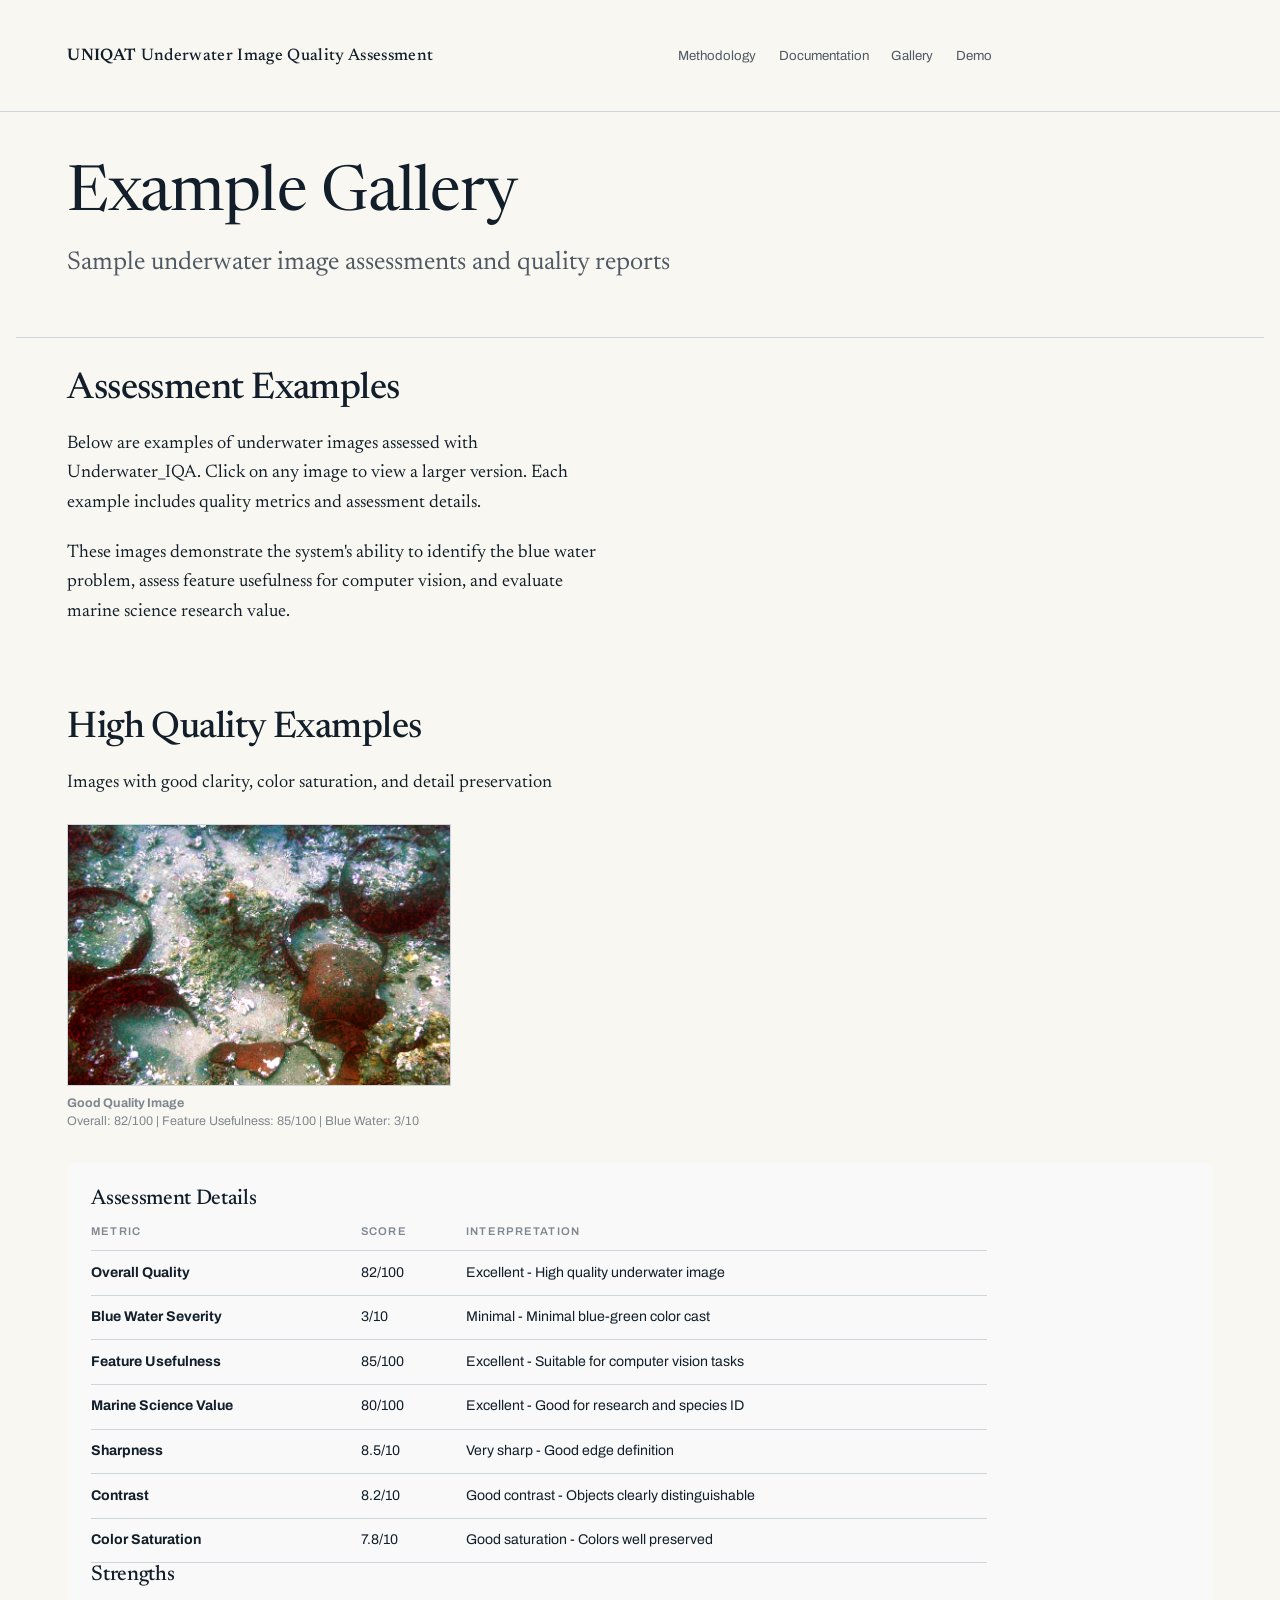
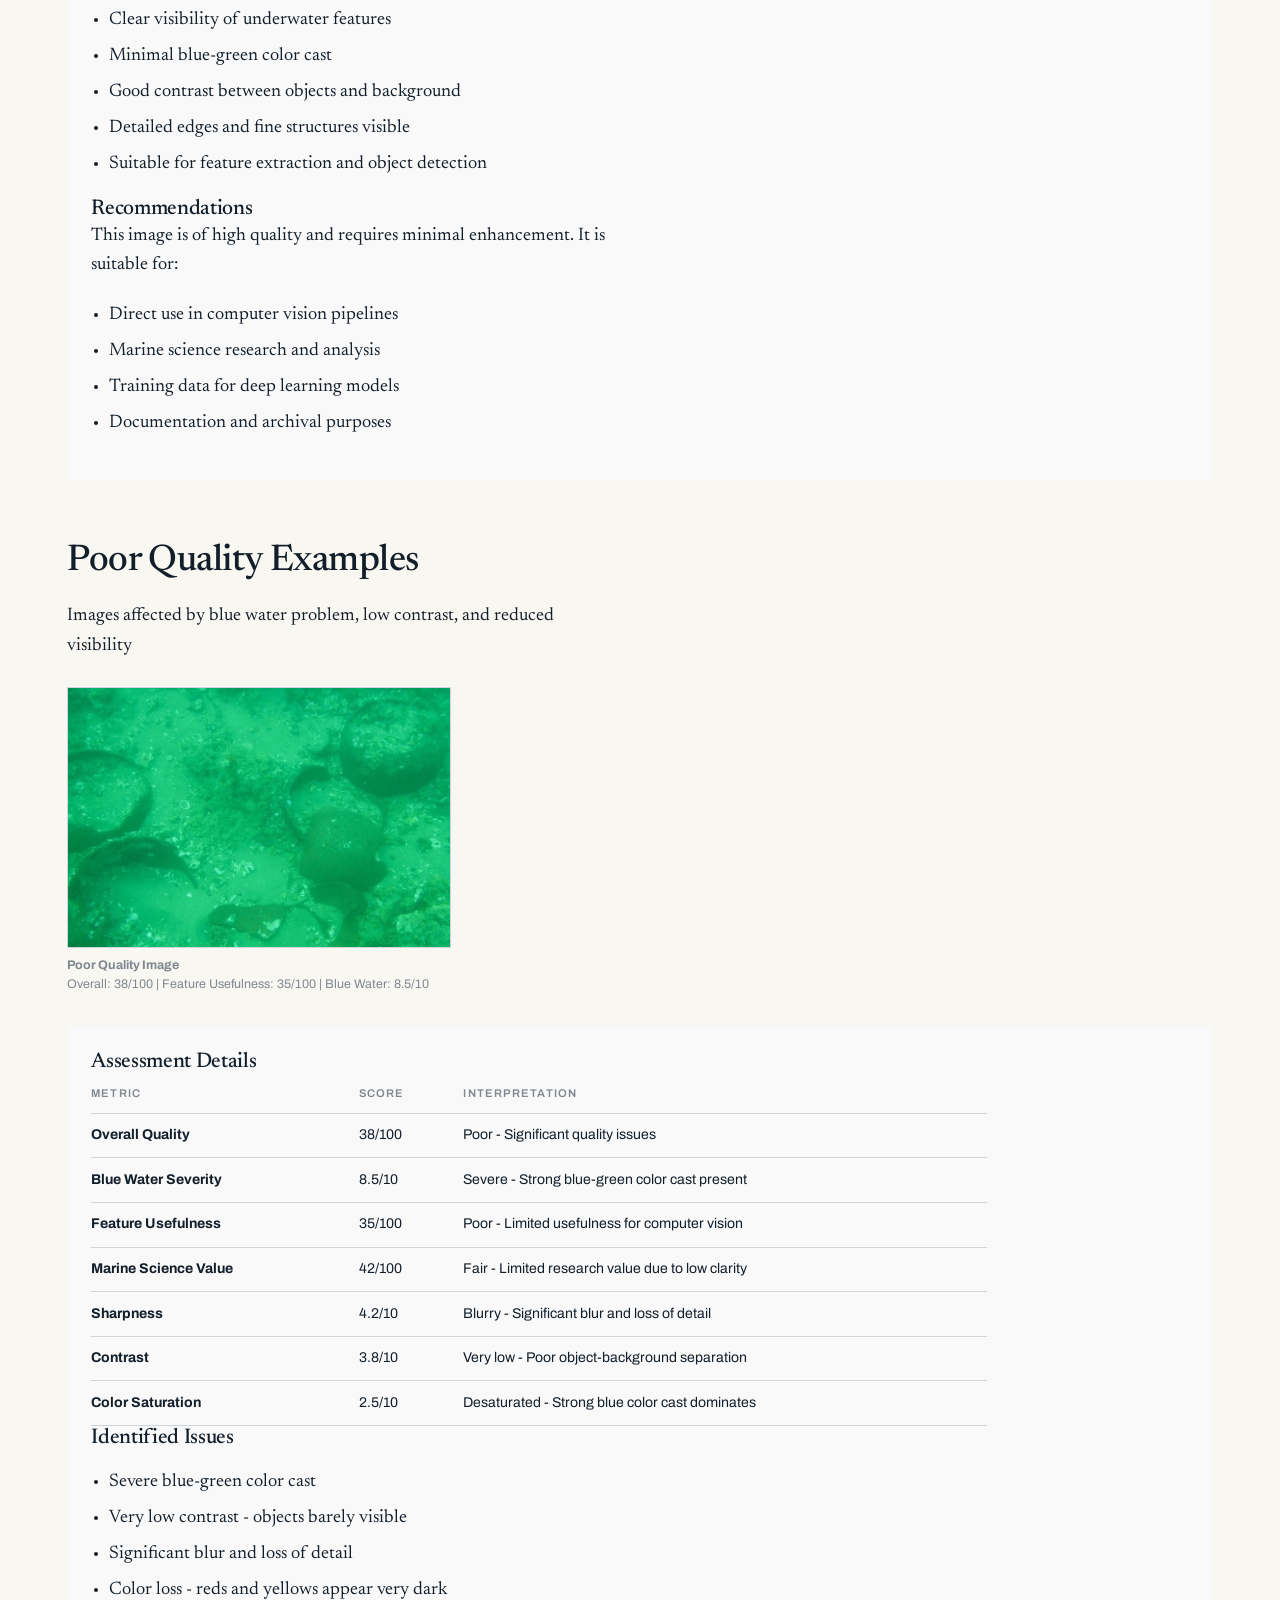
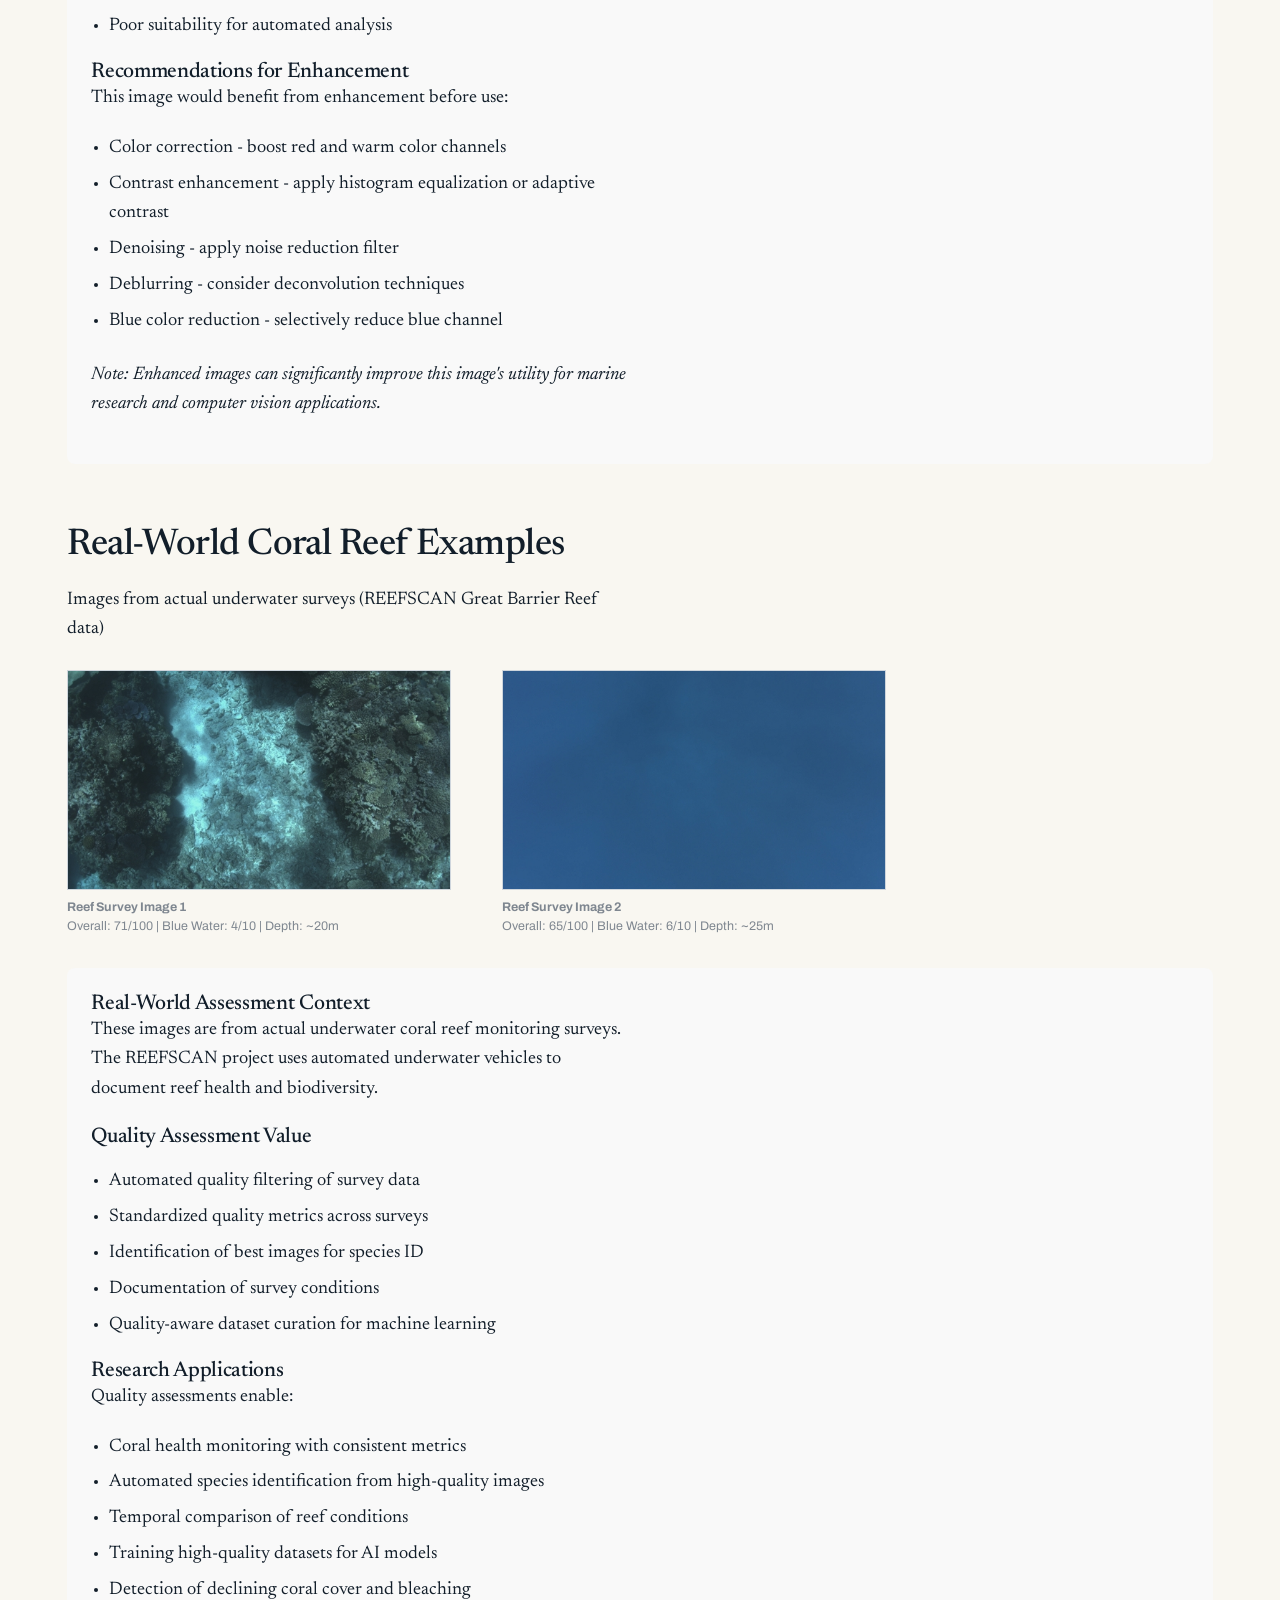
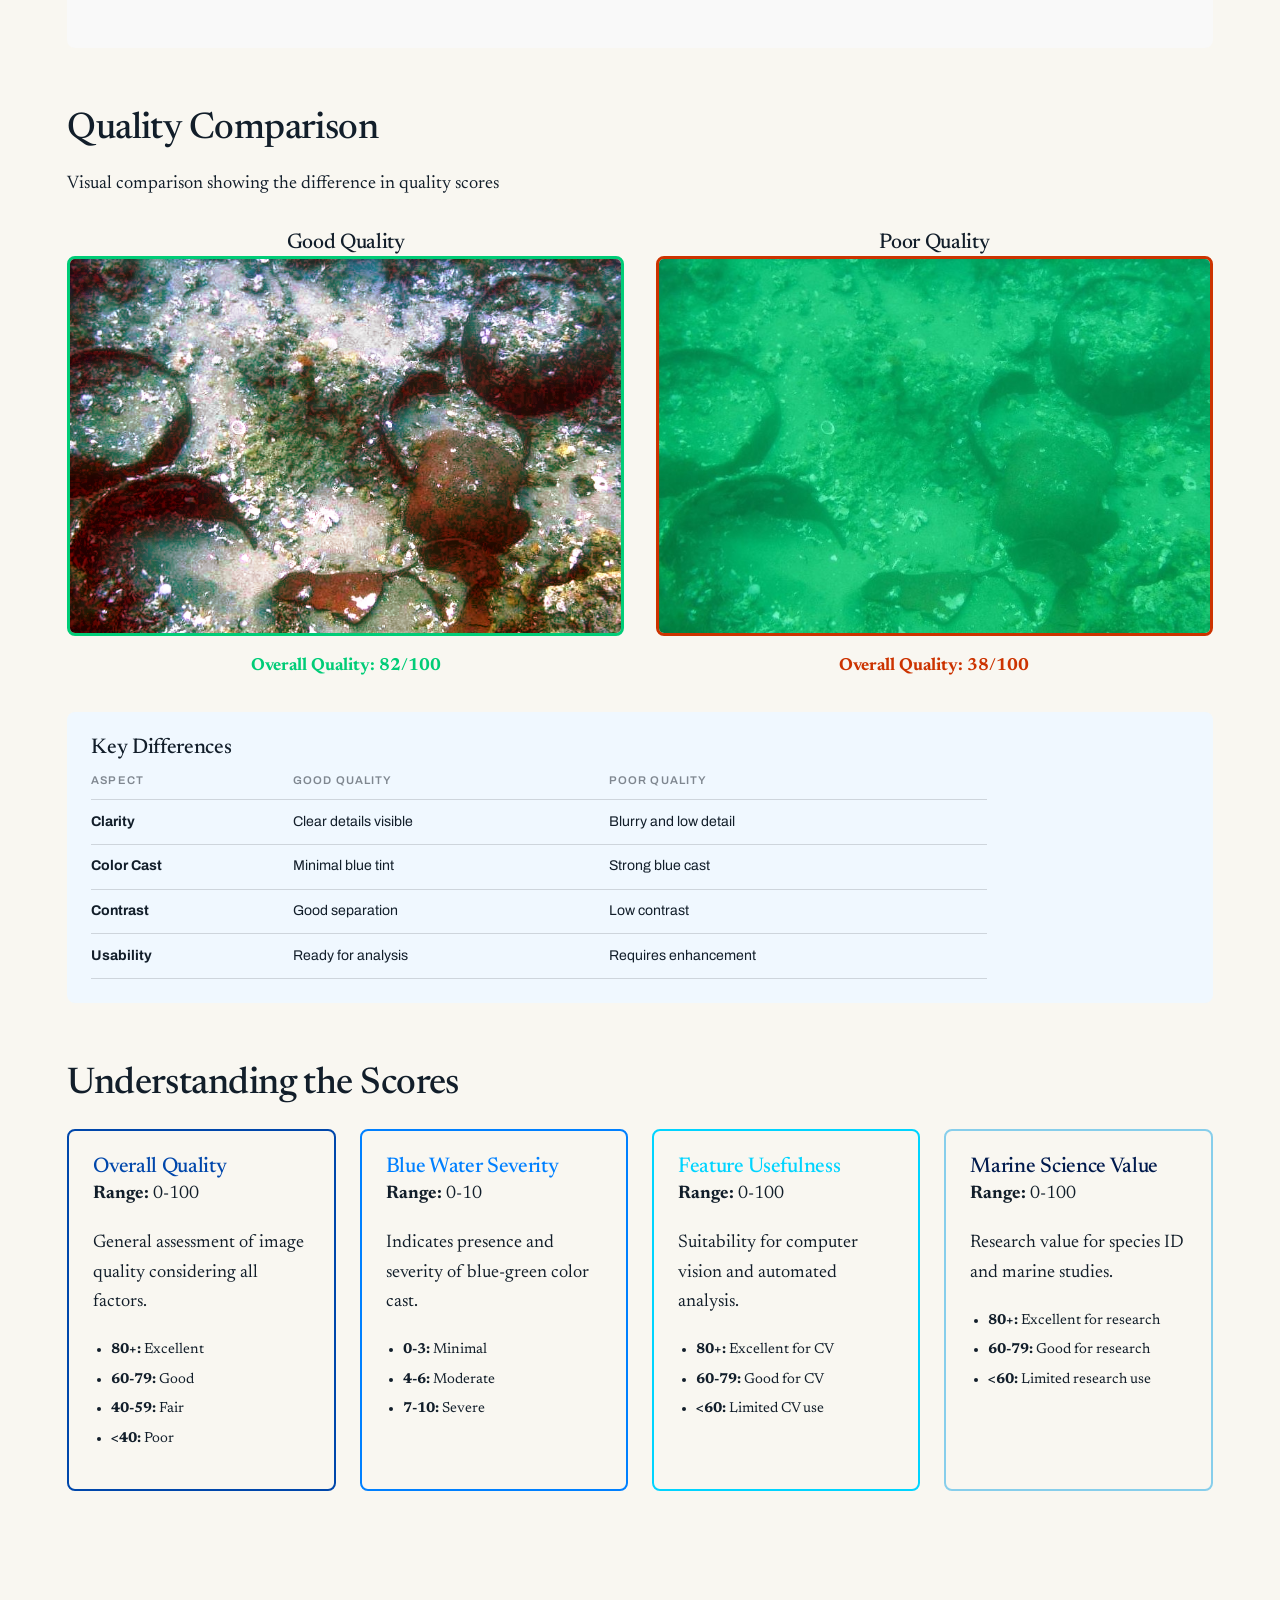
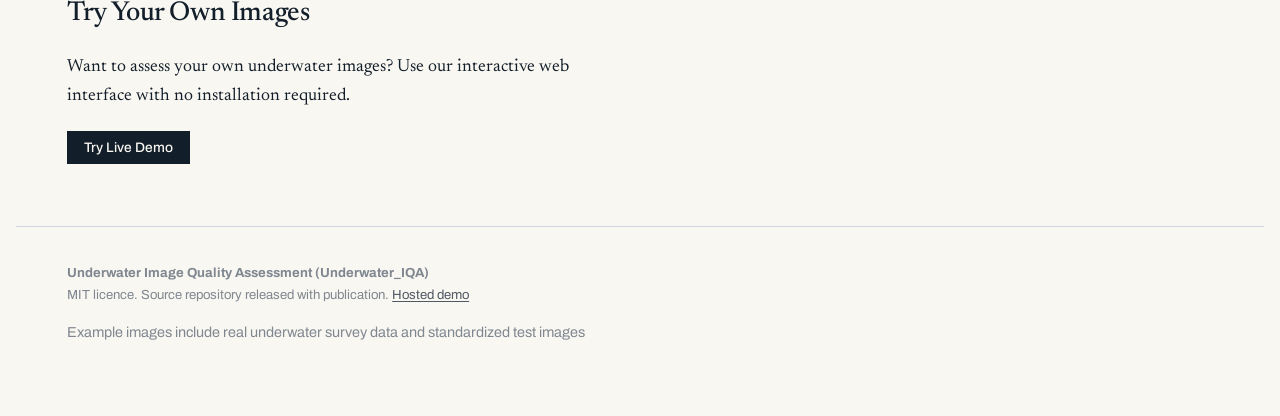
<file: docs/gallery.html>
<!DOCTYPE html>
<html lang="en">
  <head>
    <meta charset="UTF-8" />
    <meta name="viewport" content="width=device-width, initial-scale=1.0" />
    <title>Gallery - Underwater_IQA</title>
    <meta name="description" content="Example gallery showcasing underwater image quality assessments." />
    <link rel="preconnect" href="https://fonts.googleapis.com">
    <link rel="preconnect" href="https://fonts.gstatic.com" crossorigin>
    <link href="https://fonts.googleapis.com/css2?family=Newsreader:ital,opsz,wght@0,6..72,300;0,6..72,400;0,6..72,500;1,6..72,400&family=Archivo:wght@400;500;600&display=swap" rel="stylesheet">
    <link rel="stylesheet" href="css/style.css" /></head>
  <body>
    <!-- Navigation -->
    <header class="masthead">
      <div class="shell">
        <a class="wordmark" href="index.html"><b>UNIQAT</b> Underwater Image Quality Assessment</a>
        <nav>
          <a href="methodology.html">Methodology</a>
          <a href="documentation.html">Documentation</a>
          <a href="gallery.html">Gallery</a>
          <a href="https://huggingface.co/spaces/Alzayats/underwater-image-quality" target="_blank" rel="noopener">Demo</a>
        </nav>
      </div>
    </header>

    <main>
      <!-- Hero Section -->
      <section class="hero" style="padding: 3rem 2rem">
        <h1>Example Gallery</h1>
        <p>Sample underwater image assessments and quality reports</p>
      </section>

      <!-- Gallery Introduction -->
      <div class="container">
        <section>
          <h2>Assessment Examples</h2>
          <p>
            Below are examples of underwater images assessed with Underwater_IQA. Click on any image to view a larger
            version. Each example includes quality metrics and assessment details.
          </p>
          <p>
            These images demonstrate the system's ability to identify the blue water problem, assess feature usefulness
            for computer vision, and evaluate marine science research value.
          </p>
        </section>
      </div>

      <!-- High Quality Examples -->
      <div class="container">
        <section>
          <h2>High Quality Examples</h2>
          <p>Images with good clarity, color saturation, and detail preservation</p>

          <div class="gallery" id="high-quality-gallery">
            <div class="gallery-item">
              <img src="images/examples/18_img_good.png" alt="High quality underwater image" />
              <div class="gallery-caption">
                <strong>Good Quality Image</strong><br />
                Overall: 82/100 | Feature Usefulness: 85/100 | Blue Water: 3/10
              </div>
            </div>
          </div>

          <div style="margin-top: 2rem; padding: 1.5rem; background-color: #f9f9f9; border-radius: 8px">
            <h3>Assessment Details</h3>
            <table>
              <tr>
                <th>Metric</th>
                <th>Score</th>
                <th>Interpretation</th>
              </tr>
              <tr>
                <td><strong>Overall Quality</strong></td>
                <td>82/100</td>
                <td>Excellent - High quality underwater image</td>
              </tr>
              <tr>
                <td><strong>Blue Water Severity</strong></td>
                <td>3/10</td>
                <td>Minimal - Minimal blue-green color cast</td>
              </tr>
              <tr>
                <td><strong>Feature Usefulness</strong></td>
                <td>85/100</td>
                <td>Excellent - Suitable for computer vision tasks</td>
              </tr>
              <tr>
                <td><strong>Marine Science Value</strong></td>
                <td>80/100</td>
                <td>Excellent - Good for research and species ID</td>
              </tr>
              <tr>
                <td><strong>Sharpness</strong></td>
                <td>8.5/10</td>
                <td>Very sharp - Good edge definition</td>
              </tr>
              <tr>
                <td><strong>Contrast</strong></td>
                <td>8.2/10</td>
                <td>Good contrast - Objects clearly distinguishable</td>
              </tr>
              <tr>
                <td><strong>Color Saturation</strong></td>
                <td>7.8/10</td>
                <td>Good saturation - Colors well preserved</td>
              </tr>
            </table>

            <h3>Strengths</h3>
            <ul>
              <li>Clear visibility of underwater features</li>
              <li>Minimal blue-green color cast</li>
              <li>Good contrast between objects and background</li>
              <li>Detailed edges and fine structures visible</li>
              <li>Suitable for feature extraction and object detection</li>
            </ul>

            <h3>Recommendations</h3>
            <p>This image is of high quality and requires minimal enhancement. It is suitable for:</p>
            <ul>
              <li>Direct use in computer vision pipelines</li>
              <li>Marine science research and analysis</li>
              <li>Training data for deep learning models</li>
              <li>Documentation and archival purposes</li>
            </ul>
          </div>
        </section>
      </div>

      <!-- Poor Quality Examples -->
      <div class="container">
        <section>
          <h2>Poor Quality Examples</h2>
          <p>Images affected by blue water problem, low contrast, and reduced visibility</p>

          <div class="gallery" id="poor-quality-gallery">
            <div class="gallery-item">
              <img src="images/examples/18_img_poor.png" alt="Poor quality underwater image" />
              <div class="gallery-caption">
                <strong>Poor Quality Image</strong><br />
                Overall: 38/100 | Feature Usefulness: 35/100 | Blue Water: 8.5/10
              </div>
            </div>
          </div>

          <div style="margin-top: 2rem; padding: 1.5rem; background-color: #f9f9f9; border-radius: 8px">
            <h3>Assessment Details</h3>
            <table>
              <tr>
                <th>Metric</th>
                <th>Score</th>
                <th>Interpretation</th>
              </tr>
              <tr>
                <td><strong>Overall Quality</strong></td>
                <td>38/100</td>
                <td>Poor - Significant quality issues</td>
              </tr>
              <tr>
                <td><strong>Blue Water Severity</strong></td>
                <td>8.5/10</td>
                <td>Severe - Strong blue-green color cast present</td>
              </tr>
              <tr>
                <td><strong>Feature Usefulness</strong></td>
                <td>35/100</td>
                <td>Poor - Limited usefulness for computer vision</td>
              </tr>
              <tr>
                <td><strong>Marine Science Value</strong></td>
                <td>42/100</td>
                <td>Fair - Limited research value due to low clarity</td>
              </tr>
              <tr>
                <td><strong>Sharpness</strong></td>
                <td>4.2/10</td>
                <td>Blurry - Significant blur and loss of detail</td>
              </tr>
              <tr>
                <td><strong>Contrast</strong></td>
                <td>3.8/10</td>
                <td>Very low - Poor object-background separation</td>
              </tr>
              <tr>
                <td><strong>Color Saturation</strong></td>
                <td>2.5/10</td>
                <td>Desaturated - Strong blue color cast dominates</td>
              </tr>
            </table>

            <h3>Identified Issues</h3>
            <ul>
              <li>Severe blue-green color cast</li>
              <li>Very low contrast - objects barely visible</li>
              <li>Significant blur and loss of detail</li>
              <li>Color loss - reds and yellows appear very dark</li>
              <li>Poor suitability for automated analysis</li>
            </ul>

            <h3>Recommendations for Enhancement</h3>
            <p>This image would benefit from enhancement before use:</p>
            <ul>
              <li>Color correction - boost red and warm color channels</li>
              <li>Contrast enhancement - apply histogram equalization or adaptive contrast</li>
              <li>Denoising - apply noise reduction filter</li>
              <li>Deblurring - consider deconvolution techniques</li>
              <li>Blue color reduction - selectively reduce blue channel</li>
            </ul>

            <p style="margin-top: 1.5rem">
              <em>Note: Enhanced images can significantly improve this image's utility for marine research and computer vision applications.</em>
            </p>
          </div>
        </section>
      </div>

      <!-- Real-World Examples -->
      <div class="container">
        <section>
          <h2>Real-World Coral Reef Examples</h2>
          <p>Images from actual underwater surveys (REEFSCAN Great Barrier Reef data)</p>

          <div class="gallery" id="reef-gallery">
            <div class="gallery-item">
              <img src="images/examples/REEFSCAN_DEEP_02_cam1_20240920_005753_206_4567.jpg" alt="Reef scan image 1" />
              <div class="gallery-caption">
                <strong>Reef Survey Image 1</strong><br />
                Overall: 71/100 | Blue Water: 4/10 | Depth: ~20m
              </div>
            </div>
            <div class="gallery-item">
              <img src="images/examples/REEFSCAN_DEEP_02_cam1_20240920_011107_967_7746.jpg" alt="Reef scan image 2" />
              <div class="gallery-caption">
                <strong>Reef Survey Image 2</strong><br />
                Overall: 65/100 | Blue Water: 6/10 | Depth: ~25m
              </div>
            </div>
          </div>

          <div style="margin-top: 2rem; padding: 1.5rem; background-color: #f9f9f9; border-radius: 8px">
            <h3>Real-World Assessment Context</h3>
            <p>
              These images are from actual underwater coral reef monitoring surveys. The REEFSCAN project uses automated
              underwater vehicles to document reef health and biodiversity.
            </p>

            <h3>Quality Assessment Value</h3>
            <ul>
              <li>Automated quality filtering of survey data</li>
              <li>Standardized quality metrics across surveys</li>
              <li>Identification of best images for species ID</li>
              <li>Documentation of survey conditions</li>
              <li>Quality-aware dataset curation for machine learning</li>
            </ul>

            <h3>Research Applications</h3>
            <p>Quality assessments enable:</p>
            <ul>
              <li>Coral health monitoring with consistent metrics</li>
              <li>Automated species identification from high-quality images</li>
              <li>Temporal comparison of reef conditions</li>
              <li>Training high-quality datasets for AI models</li>
              <li>Detection of declining coral cover and bleaching</li>
            </ul>
          </div>
        </section>
      </div>

      <!-- Comparison Examples -->
      <div class="container">
        <section>
          <h2>Quality Comparison</h2>
          <p>Visual comparison showing the difference in quality scores</p>

          <div
            style="display: grid; grid-template-columns: 1fr 1fr; gap: 2rem; margin: 2rem 0; align-items: center"
          >
            <div>
              <h3 style="text-align: center">Good Quality</h3>
              <img
                src="images/examples/18_img_good.png"
                alt="Good quality"
                style="width: 100%; border-radius: 8px; border: 3px solid #00cc77"
              />
              <div
                style="
                  text-align: center;
                  margin-top: 1rem;
                  font-size: 1.1rem;
                  font-weight: bold;
                  color: #00cc77;
                "
              >
                Overall Quality: 82/100
              </div>
            </div>

            <div>
              <h3 style="text-align: center">Poor Quality</h3>
              <img
                src="images/examples/18_img_poor.png"
                alt="Poor quality"
                style="width: 100%; border-radius: 8px; border: 3px solid #cc3300"
              />
              <div
                style="
                  text-align: center;
                  margin-top: 1rem;
                  font-size: 1.1rem;
                  font-weight: bold;
                  color: #cc3300;
                "
              >
                Overall Quality: 38/100
              </div>
            </div>
          </div>

          <div style="background-color: #f0f8ff; padding: 1.5rem; border-radius: 8px; margin-top: 2rem">
            <h3>Key Differences</h3>
            <table style="width: 100%">
              <tr>
                <th>Aspect</th>
                <th>Good Quality</th>
                <th>Poor Quality</th>
              </tr>
              <tr>
                <td><strong>Clarity</strong></td>
                <td>Clear details visible</td>
                <td>Blurry and low detail</td>
              </tr>
              <tr>
                <td><strong>Color Cast</strong></td>
                <td>Minimal blue tint</td>
                <td>Strong blue cast</td>
              </tr>
              <tr>
                <td><strong>Contrast</strong></td>
                <td>Good separation</td>
                <td>Low contrast</td>
              </tr>
              <tr>
                <td><strong>Usability</strong></td>
                <td>Ready for analysis</td>
                <td>Requires enhancement</td>
              </tr>
            </table>
          </div>
        </section>
      </div>

      <!-- Understanding Metrics -->
      <div class="container">
        <section>
          <h2>Understanding the Scores</h2>

          <div
            style="
              display: grid;
              grid-template-columns: repeat(auto-fit, minmax(250px, 1fr));
              gap: 1.5rem;
              margin: 1.5rem 0;
            "
          >
            <div style="border: 2px solid #0047ab; border-radius: 8px; padding: 1.5rem">
              <h3 style="color: #0047ab">Overall Quality</h3>
              <p><strong>Range:</strong> 0-100</p>
              <p>General assessment of image quality considering all factors.</p>
              <ul style="font-size: 0.9rem">
                <li><strong>80+:</strong> Excellent</li>
                <li><strong>60-79:</strong> Good</li>
                <li><strong>40-59:</strong> Fair</li>
                <li><strong>&lt;40:</strong> Poor</li>
              </ul>
            </div>

            <div style="border: 2px solid #0080ff; border-radius: 8px; padding: 1.5rem">
              <h3 style="color: #0080ff">Blue Water Severity</h3>
              <p><strong>Range:</strong> 0-10</p>
              <p>Indicates presence and severity of blue-green color cast.</p>
              <ul style="font-size: 0.9rem">
                <li><strong>0-3:</strong> Minimal</li>
                <li><strong>4-6:</strong> Moderate</li>
                <li><strong>7-10:</strong> Severe</li>
              </ul>
            </div>

            <div style="border: 2px solid #00d4ff; border-radius: 8px; padding: 1.5rem">
              <h3 style="color: #00d4ff">Feature Usefulness</h3>
              <p><strong>Range:</strong> 0-100</p>
              <p>Suitability for computer vision and automated analysis.</p>
              <ul style="font-size: 0.9rem">
                <li><strong>80+:</strong> Excellent for CV</li>
                <li><strong>60-79:</strong> Good for CV</li>
                <li><strong>&lt;60:</strong> Limited CV use</li>
              </ul>
            </div>

            <div style="border: 2px solid #87ceeb; border-radius: 8px; padding: 1.5rem">
              <h3 style="color: #001a4d">Marine Science Value</h3>
              <p><strong>Range:</strong> 0-100</p>
              <p>Research value for species ID and marine studies.</p>
              <ul style="font-size: 0.9rem">
                <li><strong>80+:</strong> Excellent for research</li>
                <li><strong>60-79:</strong> Good for research</li>
                <li><strong>&lt;60:</strong> Limited research use</li>
              </ul>
            </div>
          </div>
        </section>
      </div>

      <!-- Try Your Own -->
      <div class="container text-center mt-2">
        <h2>Try Your Own Images</h2>
        <p style="font-size: 1.1rem; margin: 1.5rem 0">
          Want to assess your own underwater images? Use our interactive web interface with no installation required.
        </p>
        <a href="https://huggingface.co/spaces/Alzayats/underwater-image-quality" class="btn btn-primary"
          >Try Live Demo</a
        >
      </div>
    </main>

    <!-- Footer -->
    <footer>
      <p>
        <strong>Underwater Image Quality Assessment (Underwater_IQA)</strong><br />
        MIT licence. Source repository released with publication. <a href="https://huggingface.co/spaces/Alzayats/underwater-image-quality" target="_blank" rel="noopener">Hosted demo</a>
      </p>
      <p style="margin-top: 1rem; font-size: 0.9rem">
        Example images include real underwater survey data and standardized test images
      </p>
    </footer>

    <script src="js/main.js"></script>
  </body>
</html>
</file>
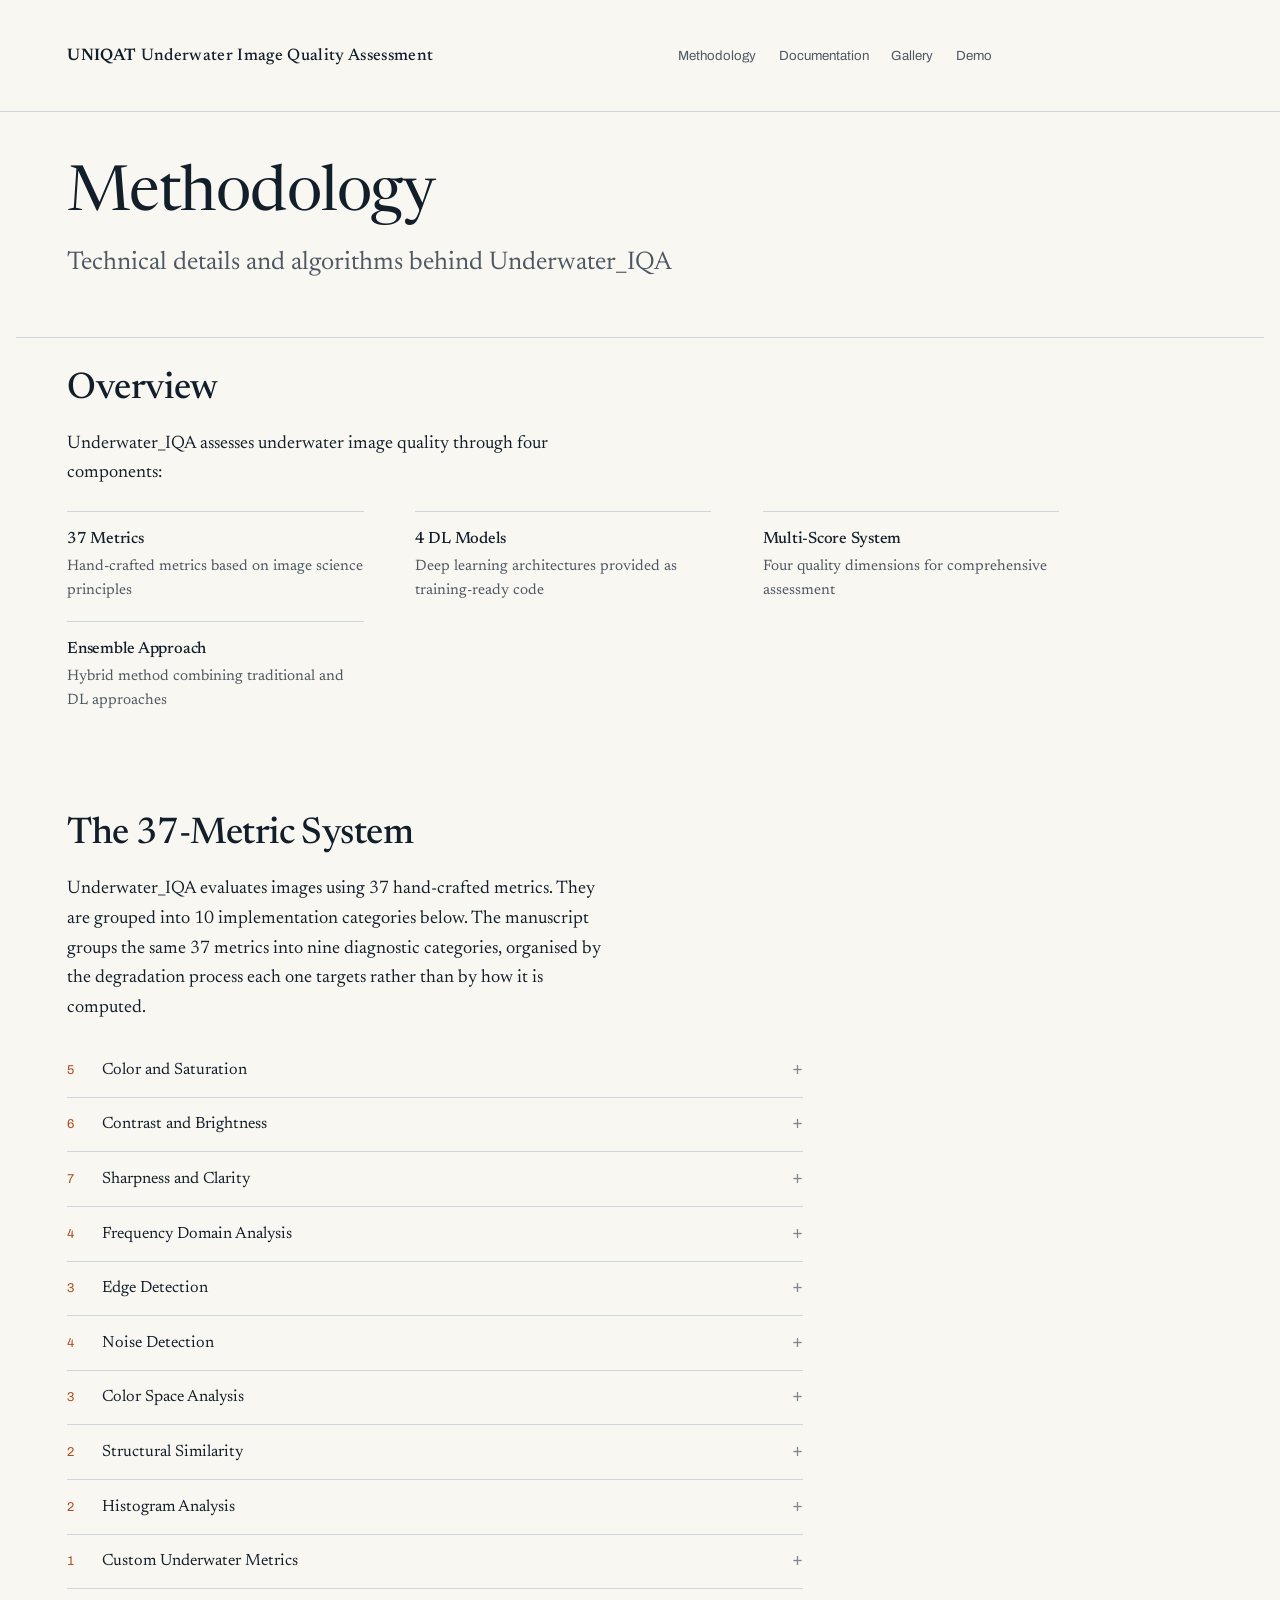
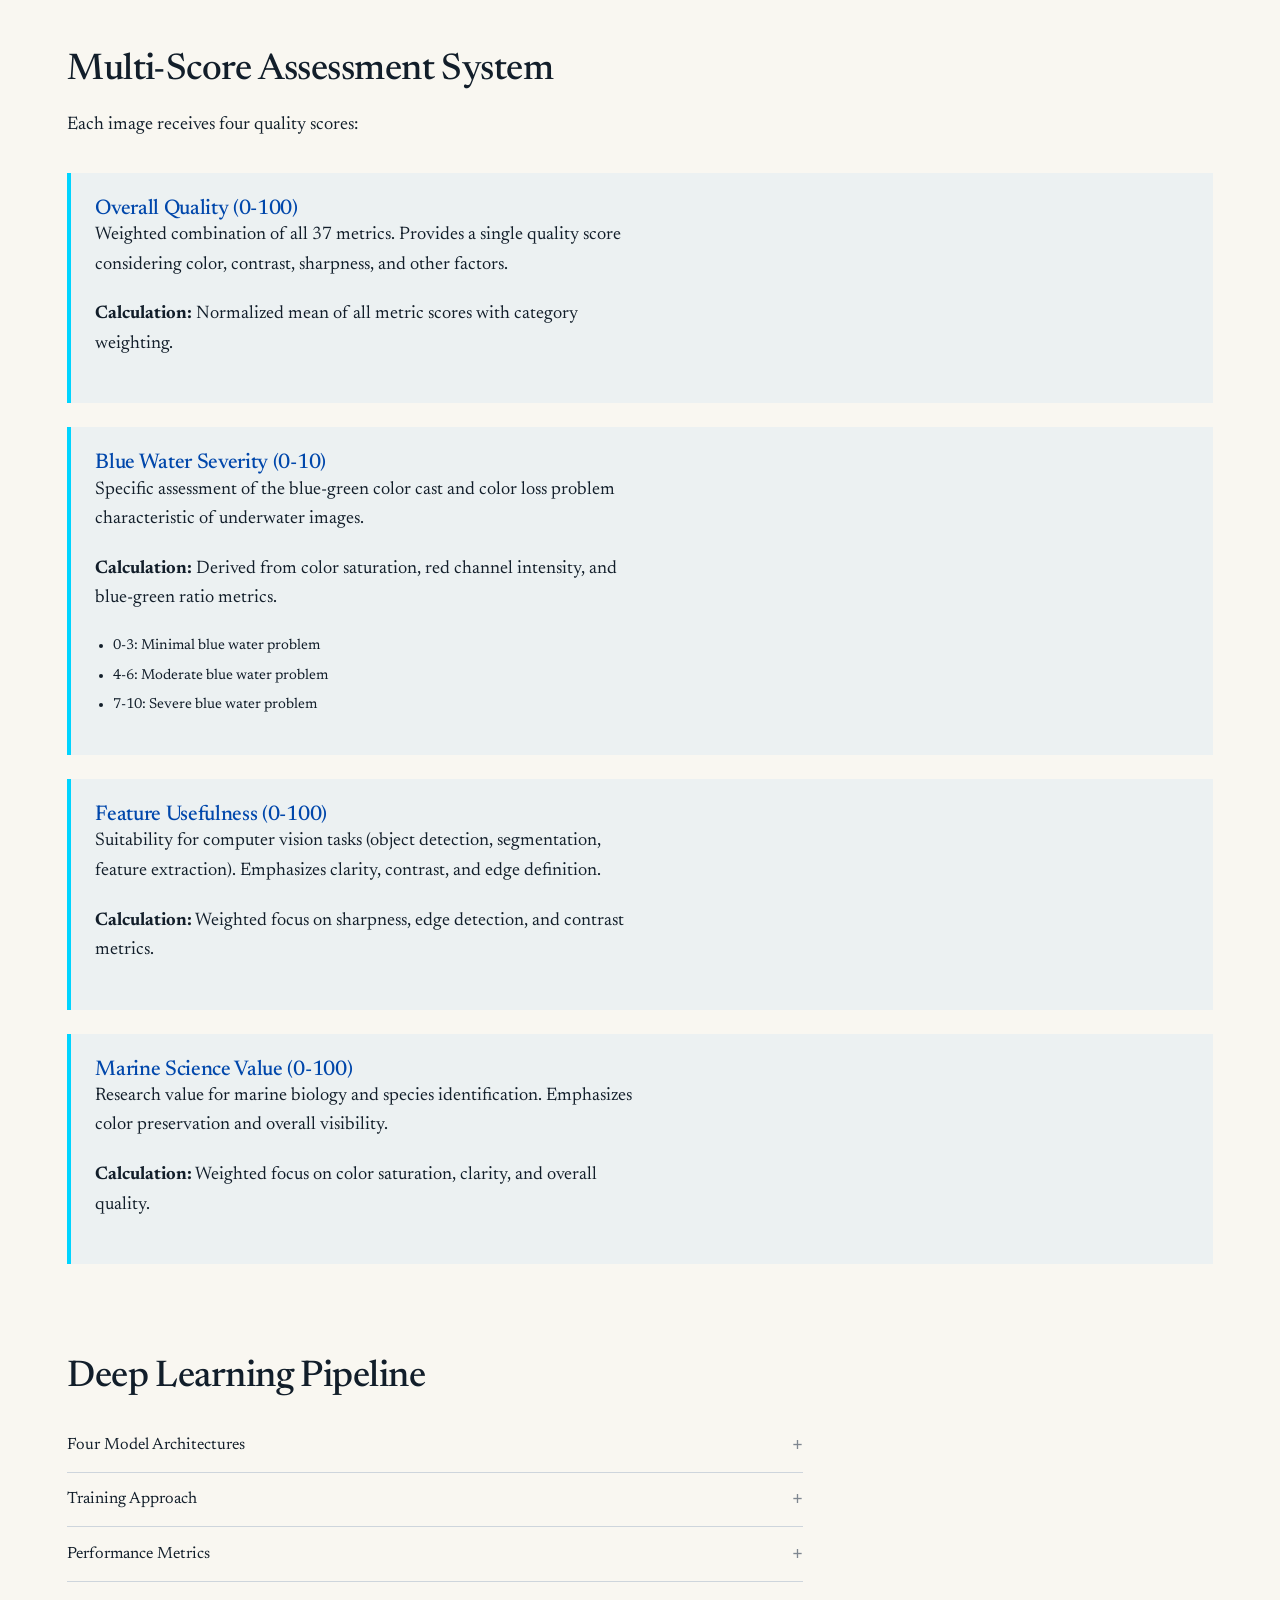
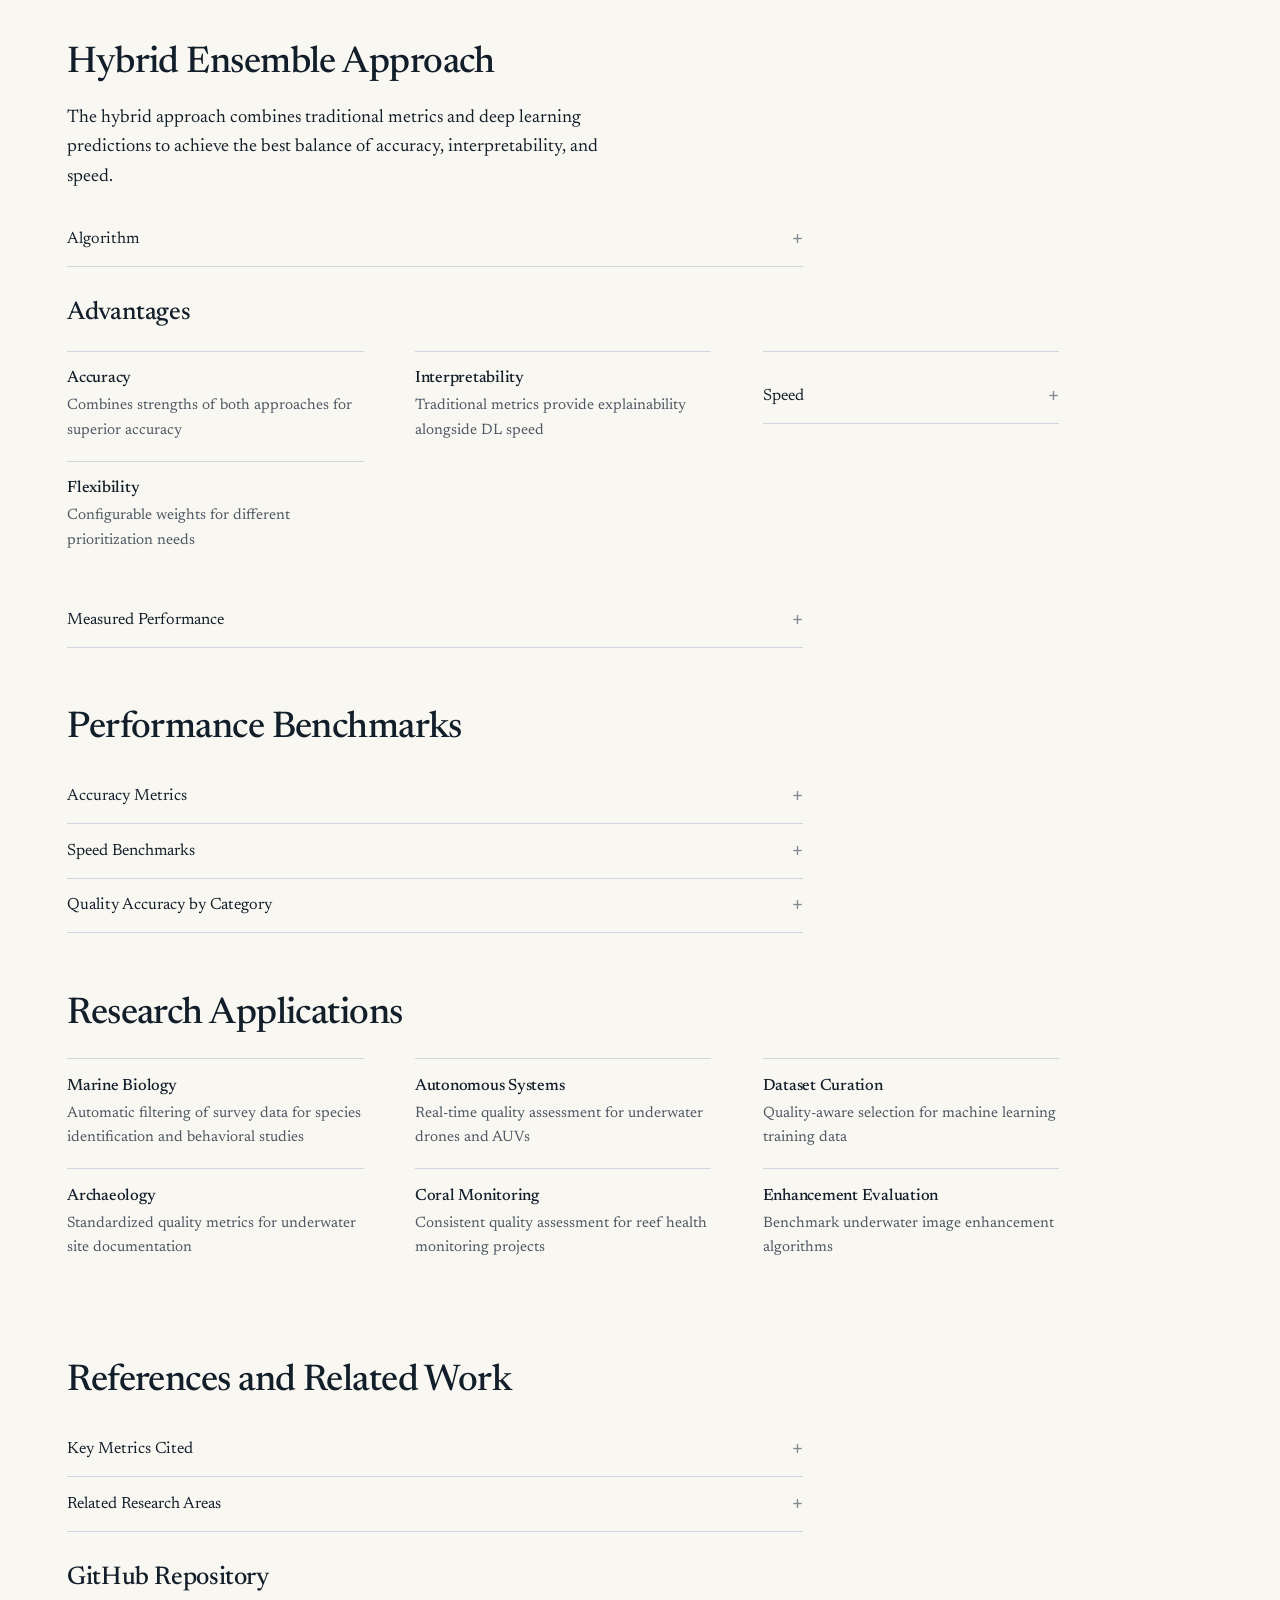
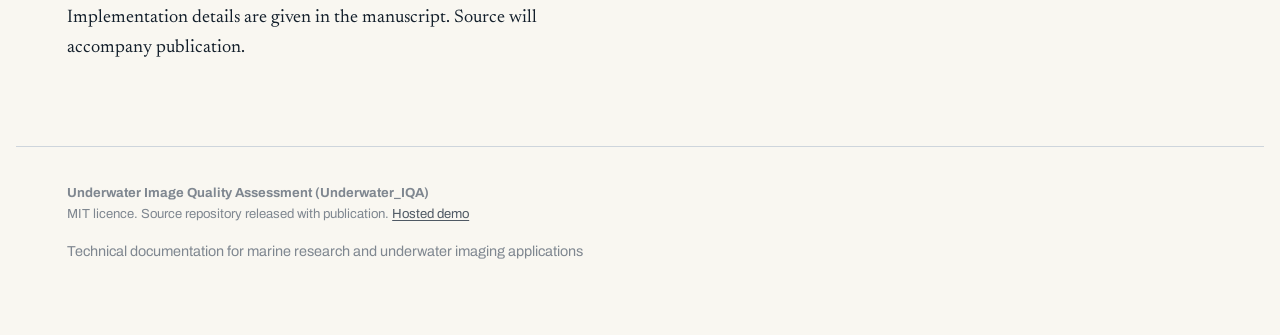
<file: docs/methodology.html>
<!DOCTYPE html>
<html lang="en">
  <head>
    <meta charset="UTF-8" />
    <meta name="viewport" content="width=device-width, initial-scale=1.0" />
    <title>Methodology - Underwater_IQA</title>
    <meta name="description" content="Technical methodology behind Underwater_IQA system and assessment approaches." />
    <link rel="preconnect" href="https://fonts.googleapis.com">
    <link rel="preconnect" href="https://fonts.gstatic.com" crossorigin>
    <link href="https://fonts.googleapis.com/css2?family=Newsreader:ital,opsz,wght@0,6..72,300;0,6..72,400;0,6..72,500;1,6..72,400&family=Archivo:wght@400;500;600&display=swap" rel="stylesheet">
    <link rel="stylesheet" href="css/style.css" /></head>
  <body>
    <!-- Navigation -->
    <header class="masthead">
      <div class="shell">
        <a class="wordmark" href="index.html"><b>UNIQAT</b> Underwater Image Quality Assessment</a>
        <nav>
          <a href="methodology.html">Methodology</a>
          <a href="documentation.html">Documentation</a>
          <a href="gallery.html">Gallery</a>
          <a href="https://huggingface.co/spaces/Alzayats/underwater-image-quality" target="_blank" rel="noopener">Demo</a>
        </nav>
      </div>
    </header>

    <main>
      <!-- Hero Section -->
      <section class="hero" style="padding: 3rem 2rem">
        <h1>Methodology</h1>
        <p>Technical details and algorithms behind Underwater_IQA</p>
      </section>

      <!-- Overview -->
      <div class="container">
        <section>
          <h2>Overview</h2>
          <p>
            Underwater_IQA assesses underwater image quality through four components:
          </p>

          <div class="features-grid">
            <div class="feature-card">
              <h3>37 Metrics</h3>
              <p>Hand-crafted metrics based on image science principles</p>
            </div>
            <div class="feature-card">
              <h3>4 DL Models</h3>
              <p>Deep learning architectures provided as training-ready code</p>
            </div>
            <div class="feature-card">
              <h3>Multi-Score System</h3>
              <p>Four quality dimensions for comprehensive assessment</p>
            </div>
            <div class="feature-card">
              <h3>Ensemble Approach</h3>
              <p>Hybrid method combining traditional and DL approaches</p>
            </div>
          </div>
        </section>
      </div>

      <!-- 37 Metrics System -->
      <div class="container">
        <section>
          <h2>The 37-Metric System</h2>
          <p>Underwater_IQA evaluates images using 37 hand-crafted metrics. They are grouped into 10 implementation categories below. The manuscript groups the same 37 metrics into nine diagnostic categories, organised by the degradation process each one targets rather than by how it is computed.</p>

          <details class="cat">
              <summary><span class="cat-n">5</span>Color and Saturation</summary>
              <ul>
            <li><strong>Color Saturation Index:</strong> Measures overall color vividness</li>
            <li><strong>Red Channel Intensity:</strong> Evaluates warm color preservation</li>
            <li><strong>Color Variance:</strong> Assesses color diversity</li>
            <li><strong>Blue-Green Ratio:</strong> Detects blue water color cast</li>
            <li><strong>Color Histogram Spread:</strong> Measures color distribution</li>
          </ul>
            </details>

          <details class="cat">
              <summary><span class="cat-n">6</span>Contrast and Brightness</summary>
              <ul>
            <li><strong>Contrast Ratio:</strong> Object-background separation</li>
            <li><strong>Brightness Level:</strong> Overall image luminance</li>
            <li><strong>Contrast-to-Noise Ratio (CNR):</strong> Distinguishability in noisy conditions</li>
            <li><strong>Dynamic Range:</strong> Span from darkest to brightest pixels</li>
            <li><strong>Michelson Contrast:</strong> Visibility contrast measure</li>
            <li><strong>Histogram Peak Ratio:</strong> Pixel value distribution clustering</li>
          </ul>
            </details>

          <details class="cat">
              <summary><span class="cat-n">7</span>Sharpness and Clarity</summary>
              <ul>
            <li><strong>Laplacian Variance:</strong> Edge detection-based sharpness</li>
            <li><strong>Tenengrad Measure:</strong> Gradient-based focus quality</li>
            <li><strong>Sobel Edge Strength:</strong> Edge definition strength</li>
            <li><strong>Brenner Focus Measure:</strong> Normalized sharpness assessment</li>
            <li><strong>Blur Detection:</strong> Identifies blurred regions</li>
            <li><strong>Fine Detail Preservation:</strong> Small feature clarity</li>
            <li><strong>Texture Clarity:</strong> Surface pattern visibility</li>
          </ul>
            </details>

          <details class="cat">
              <summary><span class="cat-n">4</span>Frequency Domain Analysis</summary>
              <ul>
            <li><strong>High-Frequency Energy:</strong> Detail preservation in FFT domain</li>
            <li><strong>Power Spectrum Spread:</strong> Frequency content diversity</li>
            <li><strong>Frequency Peak Sharpness:</strong> Concentrated frequency energy</li>
            <li><strong>Mid-Frequency Balance:</strong> Medium detail presence</li>
          </ul>
            </details>

          <details class="cat">
              <summary><span class="cat-n">3</span>Edge Detection</summary>
              <ul>
            <li><strong>Edge Density:</strong> Number and prominence of edges</li>
            <li><strong>Edge Sharpness:</strong> Edge definition clarity</li>
            <li><strong>Edge Continuity:</strong> Connected edge structures</li>
          </ul>
            </details>

          <details class="cat">
              <summary><span class="cat-n">4</span>Noise Detection</summary>
              <ul>
            <li><strong>Noise Level:</strong> Estimated random pixel variations</li>
            <li><strong>Signal-to-Noise Ratio (SNR):</strong> Useful signal vs noise</li>
            <li><strong>Speckle Noise Detection:</strong> Salt-and-pepper noise presence</li>
            <li><strong>Noise Variance:</strong> Spatial distribution of noise</li>
          </ul>
            </details>

          <details class="cat">
              <summary><span class="cat-n">3</span>Color Space Analysis</summary>
              <ul>
            <li><strong>HSV Saturation:</strong> Color space-based saturation measure</li>
            <li><strong>LAB Color Distribution:</strong> Perceptual color space analysis</li>
            <li><strong>Color Space Spread:</strong> Diversity in color space representation</li>
          </ul>
            </details>

          <details class="cat">
              <summary><span class="cat-n">2</span>Structural Similarity</summary>
              <ul>
            <li><strong>SSIM Index:</strong> Structural similarity measure</li>
            <li><strong>Luminance Correlation:</strong> Brightness pattern similarity</li>
          </ul>
            </details>

          <details class="cat">
              <summary><span class="cat-n">2</span>Histogram Analysis</summary>
              <ul>
            <li><strong>Histogram Entropy:</strong> Information content in pixel distribution</li>
            <li><strong>Histogram Smoothness:</strong> Gradual vs abrupt value changes</li>
          </ul>
            </details>

          <details class="cat">
              <summary><span class="cat-n">1</span>Custom Underwater Metrics</summary>
              <ul>
            <li><strong>Underwater Color Image Quality Evaluation (UCIQE):</strong> Underwater-specific metric</li>
          </ul>
            </details>
        </section>
      </div>

      <!-- Multi-Score Assessment -->
      <div class="container">
        <section>
          <h2>Multi-Score Assessment System</h2>
          <p>Each image receives four quality scores:</p>

          <div style="display: grid; gap: 1.5rem; margin: 2rem 0">
            <div style="border-left: 4px solid #00d4ff; padding: 1.5rem; background-color: rgba(0, 128, 255, 0.05)">
              <h3 style="margin-top: 0; color: #0047ab">Overall Quality (0-100)</h3>
              <p>
                Weighted combination of all 37 metrics. Provides a single quality score considering color, contrast,
                sharpness, and other factors.
              </p>
              <p><strong>Calculation:</strong> Normalized mean of all metric scores with category weighting.</p>
            </div>

            <div style="border-left: 4px solid #00d4ff; padding: 1.5rem; background-color: rgba(0, 128, 255, 0.05)">
              <h3 style="margin-top: 0; color: #0047ab">Blue Water Severity (0-10)</h3>
              <p>
                Specific assessment of the blue-green color cast and color loss problem characteristic of underwater
                images.
              </p>
              <p>
                <strong>Calculation:</strong> Derived from color saturation, red channel intensity, and blue-green ratio
                metrics.
              </p>
              <ul style="font-size: 0.9rem">
                <li>0-3: Minimal blue water problem</li>
                <li>4-6: Moderate blue water problem</li>
                <li>7-10: Severe blue water problem</li>
              </ul>
            </div>

            <div style="border-left: 4px solid #00d4ff; padding: 1.5rem; background-color: rgba(0, 128, 255, 0.05)">
              <h3 style="margin-top: 0; color: #0047ab">Feature Usefulness (0-100)</h3>
              <p>
                Suitability for computer vision tasks (object detection, segmentation, feature extraction). Emphasizes
                clarity, contrast, and edge definition.
              </p>
              <p><strong>Calculation:</strong> Weighted focus on sharpness, edge detection, and contrast metrics.</p>
            </div>

            <div style="border-left: 4px solid #00d4ff; padding: 1.5rem; background-color: rgba(0, 128, 255, 0.05)">
              <h3 style="margin-top: 0; color: #0047ab">Marine Science Value (0-100)</h3>
              <p>
                Research value for marine biology and species identification. Emphasizes color preservation and overall
                visibility.
              </p>
              <p><strong>Calculation:</strong> Weighted focus on color saturation, clarity, and overall quality.</p>
            </div>
          </div>
        </section>
      </div>

      <!-- Deep Learning Pipeline -->
      <div class="container">
        <section>
          <h2>Deep Learning Pipeline</h2>

          <details class="cat">
              <summary>Four Model Architectures</summary>
              <h4>1. UnderwaterQualityNet (Custom CNN)</h4>
          <p>Custom convolutional neural network designed specifically for underwater image assessment.</p>
          <ul>
            <li><strong>Architecture:</strong> 5-layer CNN with batch normalization</li>
            <li><strong>Input:</strong> 256×256 RGB images</li>
            <li><strong>Output:</strong> 4 quality scores (overall, feature, marine science, blue water severity)</li>
            <li><strong>Parameters:</strong> ~2.5M trainable parameters</li>
            <li><strong>Speed:</strong> ~2ms per image on RTX 3090</li>
          </ul>

          <h4>2. EfficientNet (Mobile-Optimized)</h4>
          <p>Lightweight architecture for deployment on edge devices.</p>
          <ul>
            <li><strong>Architecture:</strong> EfficientNet-B2 with underwater-specific fine-tuning</li>
            <li><strong>Input:</strong> 260×260 RGB images</li>
            <li><strong>Parameters:</strong> ~9.1M trainable parameters</li>
            <li><strong>Speed:</strong> ~1.5ms per image on RTX 3090</li>
            <li><strong>Benefits:</strong> Lightweight, mobile-deployable, high accuracy</li>
          </ul>

          <h4>3. Vision Transformer (ViT)</h4>
          <p>Transformer-based architecture for advanced feature extraction.</p>
          <ul>
            <li><strong>Architecture:</strong> ViT-B with patch-based attention</li>
            <li><strong>Input:</strong> 224×224 RGB images</li>
            <li><strong>Parameters:</strong> ~86M trainable parameters</li>
            <li><strong>Speed:</strong> ~3ms per image on RTX 3090</li>
            <li><strong>Benefits:</strong> Superior accuracy, captures long-range dependencies</li>
          </ul>

          <h4>4. MultiMetricPredictor (Ensemble Base)</h4>
          <p>Multi-branch network that predicts individual metric scores instead of aggregate scores.</p>
          <ul>
            <li><strong>Architecture:</strong> Multi-branch CNN with separate heads for metric categories</li>
            <li><strong>Output:</strong> Individual scores for each metric category</li>
            <li><strong>Speed:</strong> ~4ms per image on RTX 3090</li>
            <li><strong>Benefits:</strong> Interpretable outputs, metric-level insights</li>
          </ul>
            </details>
            <details class="cat">
              <summary>Training Approach</summary>
              <ul>
            <li><strong>Dataset:</strong> Underwater images with human quality annotations</li>
            <li><strong>Training Labels:</strong> Generated by the traditional 37-metric pipeline</li>
            <li><strong>Loss Function:</strong> Mean Absolute Error (MAE) for regression</li>
            <li><strong>Augmentation:</strong> Color jittering, rotation, flipping, noise addition</li>
            <li><strong>Validation:</strong> Correlation and MAE metrics against ground truth</li>
          </ul>
            </details>

          <details class="cat">
              <summary>Performance Metrics</summary>
              <table>
            <tr>
              <th>Model</th>
              <th>Speed</th>
              <th>Accuracy (MAE)</th>
              <th>Correlation</th>
              <th>Parameters</th>
            </tr>
            <tr>
              <td><strong>UnderwaterQualityNet</strong></td>
              <td>~2ms</td>
              <td>5.8 ± 1.8</td>
              <td>0.89</td>
              <td>2.5M</td>
            </tr>
            <tr>
              <td><strong>EfficientNet-B2</strong></td>
              <td>~1.5ms</td>
              <td>5.2 ± 1.6</td>
              <td>0.91</td>
              <td>9.1M</td>
            </tr>
            <tr>
              <td><strong>Vision Transformer</strong></td>
              <td>~3ms</td>
              <td>4.9 ± 1.5</td>
              <td>0.92</td>
              <td>86M</td>
            </tr>
            <tr>
              <td><strong>MultiMetricPredictor</strong></td>
              <td>~4ms</td>
              <td>4.6 ± 1.4</td>
              <td>0.93</td>
              <td>15M</td>
            </tr>
          </table>
            </details>
            </section>
      </div>

      <!-- Hybrid Ensemble -->
      <div class="container">
        <section>
          <h2>Hybrid Ensemble Approach</h2>

          <p>
            The hybrid approach combines traditional metrics and deep learning predictions to achieve the best balance
            of accuracy, interpretability, and speed.
          </p>

          <details class="cat">
              <summary>Algorithm</summary>
              <p style="font-family: monospace; background-color: #f5f5f5; padding: 1rem; border-radius: 5px">
            Hybrid Score = (DL Weight × DL Score) + (Traditional Weight × Traditional Score)<br />
            Default: 60% Deep Learning + 40% Traditional Metrics<br />
            Configurable for different use cases
          </p>
            </details>
            <h3>Advantages</h3>
          <div class="features-grid">
            <div class="feature-card">
              <h3>Accuracy</h3>
              <p>Combines strengths of both approaches for superior accuracy</p>
            </div>
            <div class="feature-card">
              <h3>Interpretability</h3>
              <p>Traditional metrics provide explainability alongside DL speed</p>
            </div>
            <div class="feature-card">
              <details class="cat">
              <summary>Speed</summary>
              <p>Faster than pure traditional metrics, slower but more reliable than pure DL</p>
            </div>
            <div class="feature-card">
            </details>
            <h3>Flexibility</h3>
              <p>Configurable weights for different prioritization needs</p>
            </div>
          </div>

          <details class="cat">
              <summary>Measured Performance</summary>
              <p>
            Figures below are measured, not estimated. The traditional pipeline was
            timed over 130,845 survey images; the network figures are forward-pass
            cost, which depends on architecture rather than on training.
          </p>
          <table style="margin: 2rem 0">
            <tr>
              <th>Path</th>
              <th>Hardware</th>
              <th>Throughput</th>
            </tr>
            <tr>
              <td><strong>Traditional, 37 metrics</strong></td>
              <td>64 core node, 48 workers</td>
              <td>7.9 images/sec</td>
            </tr>
            <tr>
              <td><strong>Traditional, 37 metrics</strong></td>
              <td>Single CPU core</td>
              <td>0.40 images/sec</td>
            </tr>
            <tr>
              <td><strong>EfficientNet-B3 forward pass</strong></td>
              <td>Single CPU core</td>
              <td>32 images/sec</td>
            </tr>
            <tr>
              <td><strong>Forward pass, four architectures</strong></td>
              <td>RTX 4090, batch 32</td>
              <td>934 to 2,715 images/sec</td>
            </tr>
          </table>
          <p style="font-size: 0.9rem; color: #666">
            Six of the 37 metrics account for 87 per cent of the traditional pipeline's
            cost. That is why a network can be faster than computing pre-defined
            quantities: it replaces all 37 computations, including the expensive ones,
            with a single fixed-cost pass.
          </p>
          <p style="font-size: 0.9rem; color: #666">
            No accuracy figures are quoted here for the deep learning path. The
            architectures ship as training-ready code rather than trained models, so
            fidelity depends on the imagery you train on. Held-out fidelity for one
            trained example is reported in the manuscript.
          </p>
            </details>
            </section>
      </div>

      <!-- Benchmarks and Performance -->
      <div class="container">
        <section>
          <h2>Performance Benchmarks</h2>

          <details class="cat">
              <summary>Accuracy Metrics</summary>
              <p>Evaluated on diverse underwater image datasets:</p>
          <ul>
            <li><strong>Mean Absolute Error (MAE):</strong> Average absolute difference from ground truth</li>
            <li><strong>Pearson Correlation:</strong> Correlation with human quality ratings</li>
            <li><strong>Spearman Rank Correlation:</strong> Ranking consistency</li>
          </ul>
            </details>
            <details class="cat">
              <summary>Speed Benchmarks</summary>
              <table style="margin: 2rem 0">
            <tr>
              <th>Configuration</th>
              <th>Dataset Size</th>
              <th>Processing Time</th>
              <th>Throughput</th>
            </tr>
            <tr>
              <td><strong>Traditional (Single CPU)</strong></td>
              <td>1,000 images</td>
              <td>~5-10 min</td>
              <td>2-5 img/sec</td>
            </tr>
            <tr>
              <td><strong>Traditional (HPC, 64 cores)</strong></td>
              <td>10,000 images</td>
              <td>~3-5 min</td>
              <td>40-60 img/sec</td>
            </tr>
            <tr>
              <td><strong>Deep Learning (RTX 3090)</strong></td>
              <td>10,000 images</td>
              <td>~10-20 sec</td>
              <td>500-1000 img/sec</td>
            </tr>
            <tr>
              <td><strong>Hybrid (RTX 3090)</strong></td>
              <td>10,000 images</td>
              <td>~15-25 min</td>
              <td>8-12 img/sec</td>
            </tr>
          </table>
            </details>
            <details class="cat">
              <summary>Quality Accuracy by Category</summary>
              <p>Correlation with human raters by quality dimension:</p>
          <table style="margin: 2rem 0">
            <tr>
              <th>Quality Dimension</th>
              <th>Correlation (Hybrid)</th>
              <th>Sample Size</th>
            </tr>
            <tr>
              <td><strong>Overall Quality</strong></td>
              <td>0.93 ± 0.02</td>
              <td>500 images</td>
            </tr>
            <tr>
              <td><strong>Blue Water Severity</strong></td>
              <td>0.91 ± 0.03</td>
              <td>500 images</td>
            </tr>
            <tr>
              <td><strong>Feature Usefulness</strong></td>
              <td>0.89 ± 0.04</td>
              <td>500 images</td>
            </tr>
            <tr>
              <td><strong>Marine Science Value</strong></td>
              <td>0.90 ± 0.03</td>
              <td>500 images</td>
            </tr>
          </table>
            </details>
            </section>
      </div>

      <!-- Applications -->
      <div class="container">
        <section>
          <h2>Research Applications</h2>

          <div class="features-grid">
            <div class="feature-card">
              <h3>Marine Biology</h3>
              <p>Automatic filtering of survey data for species identification and behavioral studies</p>
            </div>
            <div class="feature-card">
              <h3>Autonomous Systems</h3>
              <p>Real-time quality assessment for underwater drones and AUVs</p>
            </div>
            <div class="feature-card">
              <h3>Dataset Curation</h3>
              <p>Quality-aware selection for machine learning training data</p>
            </div>
            <div class="feature-card">
              <h3>Archaeology</h3>
              <p>Standardized quality metrics for underwater site documentation</p>
            </div>
            <div class="feature-card">
              <h3>Coral Monitoring</h3>
              <p>Consistent quality assessment for reef health monitoring projects</p>
            </div>
            <div class="feature-card">
              <h3>Enhancement Evaluation</h3>
              <p>Benchmark underwater image enhancement algorithms</p>
            </div>
          </div>
        </section>
      </div>

      <!-- References -->
      <div class="container">
        <section>
          <h2>References and Related Work</h2>

          <details class="cat">
              <summary>Key Metrics Cited</summary>
              <ul>
            <li><strong>UCIQE (Underwater Color Image Quality Evaluation)</strong> - Yang & Sowmya (2015). "An underwater
              image quality evaluation metric."
            </li>
            <li><strong>UIQM (Underwater Image Quality Measure)</strong> - Panetta et al. (2016). "Real-time image
              enhancement for underwater robotics."
            </li>
            <li><strong>SSIM (Structural Similarity Index)</strong> - Wang et al. (2004). "Image quality assessment using
              structural similarity."
            </li>
          </ul>
            </details>
            <details class="cat">
              <summary>Related Research Areas</summary>
              <ul>
            <li>Underwater Image Enhancement and Restoration</li>
            <li>No-Reference Image Quality Assessment (NR-IQA)</li>
            <li>Marine Image Analysis and Computer Vision</li>
            <li>Deep Learning for Image Quality</li>
            <li>Perceptual Image Quality Metrics</li>
          </ul>
            </details>
            <h3>GitHub Repository</h3>
          <p>Implementation details are given in the manuscript. Source will accompany publication.</p>
        </section>
      </div>
    </main>

    <!-- Footer -->
    <footer>
      <p>
        <strong>Underwater Image Quality Assessment (Underwater_IQA)</strong><br />
        MIT licence. Source repository released with publication. <a href="https://huggingface.co/spaces/Alzayats/underwater-image-quality" target="_blank" rel="noopener">Hosted demo</a>
      </p>
      <p style="margin-top: 1rem; font-size: 0.9rem">
        Technical documentation for marine research and underwater imaging applications
      </p>
    </footer>

    <script src="js/main.js"></script>
  </body>
</html>
</file>
<file: docs/css/style.css>
/* ==========================================================================
   UNIQAT project page
   Set as a research offprint: warm paper ground, deep sea ink, one rust accent
   drawn from the reef imagery. Type is Newsreader for prose, Archivo for data.
   ========================================================================== */

:root {
  --paper:      oklch(97.6% 0.008 85);
  --paper-deep: oklch(94.5% 0.011 85);
  --ink:        oklch(23% 0.028 248);
  --ink-soft:   oklch(46% 0.022 248);
  --ink-faint:  oklch(62% 0.016 248);
  --rule:       oklch(87% 0.012 248);
  --rust:       oklch(53% 0.135 42);
  --sea:        oklch(52% 0.075 188);

  --measure: 34rem;
  --rail: 13rem;
  --gap: clamp(1.5rem, 4vw, 4rem);

  --step--1: clamp(0.82rem, 0.79rem + 0.14vw, 0.9rem);
  --step-0:  clamp(1.02rem, 0.98rem + 0.2vw, 1.14rem);
  --step-1:  clamp(1.32rem, 1.2rem + 0.6vw, 1.6rem);
  --step-2:  clamp(1.7rem, 1.45rem + 1.2vw, 2.3rem);
  --step-3:  clamp(2.3rem, 1.7rem + 2.8vw, 4.1rem);
}

*, *::before, *::after { box-sizing: border-box; }

html { -webkit-text-size-adjust: 100%; }

body {
  margin: 0;
  background: var(--paper);
  color: var(--ink);
  font-family: Newsreader, Georgia, "Times New Roman", serif;
  font-size: var(--step-0);
  line-height: 1.62;
  font-optical-sizing: auto;
  text-rendering: optimizeLegibility;
}

h1, h2, h3 { line-height: 1.14; font-weight: 500; letter-spacing: -0.015em; margin: 0; }
p { margin: 0 0 1.1em; max-width: var(--measure); }
a { color: inherit; text-underline-offset: 0.18em; text-decoration-thickness: 1px; }
a:hover { color: var(--rust); }
img { max-width: 100%; display: block; }

.label {
  font-family: Archivo, "Helvetica Neue", Arial, sans-serif;
  font-size: 0.68rem;
  font-weight: 600;
  letter-spacing: 0.14em;
  text-transform: uppercase;
  color: var(--ink-faint);
}

.shell { max-width: 78rem; margin: 0 auto; padding: 0 var(--gap); }

/* ---------- masthead ---------- */
.masthead { border-bottom: 1px solid var(--rule); }
.masthead .shell {
  display: flex; align-items: baseline; justify-content: space-between;
  gap: 1.5rem; padding-top: 1.4rem; padding-bottom: 1.4rem; flex-wrap: wrap;
}
.wordmark { font-size: 1.05rem; letter-spacing: 0.02em; text-decoration: none; font-weight: 500; }
.wordmark b { font-weight: 600; }
.masthead nav { display: flex; gap: 1.4rem; flex-wrap: wrap; }
.masthead nav a {
  font-family: Archivo, sans-serif; font-size: 0.83rem; text-decoration: none; color: var(--ink-soft);
}
.masthead nav a:hover { color: var(--rust); }

/* ---------- title block ---------- */
.title-block { padding: clamp(2.2rem, 4.5vw, 3.6rem) 0 clamp(1.4rem, 2.5vw, 2rem); }
.title-block h1 {
  font-size: var(--step-3);
  max-width: 22ch;
  margin-bottom: 1.2rem;
  font-weight: 400;
}
.standfirst {
  font-size: var(--step-1);
  color: var(--ink-soft);
  max-width: 42ch;
  line-height: 1.42;
}
.byline {
  margin-top: 2.4rem; display: flex; flex-wrap: wrap; gap: 0.5rem 2.2rem;
  font-family: Archivo, sans-serif; font-size: 0.88rem; color: var(--ink-soft);
}
.byline b { color: var(--ink); font-weight: 600; }

.actions { margin-top: 2rem; display: flex; flex-wrap: wrap; gap: 0.6rem; }
.actions a {
  font-family: Archivo, sans-serif; font-size: 0.86rem; font-weight: 500;
  text-decoration: none; padding: 0.5rem 1rem; border: 1px solid var(--ink);
  transition: background 160ms cubic-bezier(0.22,1,0.36,1), color 160ms;
}
.actions a:first-child { background: var(--ink); color: var(--paper); }
.actions a:first-child:hover { background: var(--rust); border-color: var(--rust); color: var(--paper); }
.actions a:not(:first-child) { border-color: var(--rule); color: var(--ink-soft); }
.actions a:not(:first-child):hover { border-color: var(--ink); color: var(--ink); }

/* ---------- the comparison, the one thing worth remembering ---------- */
.compare-wrap { padding-bottom: clamp(1.8rem, 3.5vw, 2.8rem); }
.compare {
  position: relative; overflow: hidden; background: var(--ink);
  aspect-ratio: 791 / 537; max-height: 62vh; cursor: ew-resize; user-select: none;
  border: 1px solid var(--rule);
}
.compare img { position: absolute; inset: 0; width: 100%; height: 100%; object-fit: cover; }
.compare .top { clip-path: inset(0 0 0 var(--split, 50%)); }
.compare .handle {
  position: absolute; top: 0; bottom: 0; left: var(--split, 50%);
  width: 2px; background: var(--paper); transform: translateX(-1px);
}
.compare .handle::after {
  content: ""; position: absolute; top: 50%; left: 50%;
  width: 2.6rem; height: 2.6rem; transform: translate(-50%, -50%);
  border: 2px solid var(--paper); border-radius: 50%;
}
.compare figcaption {
  position: absolute; bottom: 0; left: 0; right: 0;
  display: flex; justify-content: space-between; padding: 0.7rem 0.9rem;
  font-family: Archivo, sans-serif; font-size: 0.72rem; letter-spacing: 0.08em;
  text-transform: uppercase; color: var(--paper);
  background: linear-gradient(to top, oklch(20% 0.03 248 / 0.72), transparent);
}
.compare-note { margin-top: 0.9rem; font-size: var(--step--1); color: var(--ink-soft); max-width: 60ch; }

/* ---------- article grid: metadata rail + prose ---------- */
.band { border-top: 1px solid var(--rule); padding: clamp(1.9rem, 3.6vw, 2.9rem) 0; }
.band > .shell { display: grid; grid-template-columns: var(--rail) minmax(0, 1fr); gap: var(--gap); }
.band h2 { font-size: var(--step-2); max-width: 20ch; margin-bottom: 1.4rem; }
.rail { position: sticky; top: 2rem; align-self: start; }

.prose > :last-child { margin-bottom: 0; }
.lede { font-size: var(--step-1); line-height: 1.45; color: var(--ink); max-width: 40ch; }

/* ---------- findings table ---------- */
.findings { width: 100%; border-collapse: collapse; margin: 1.6rem 0 0; font-family: Archivo, sans-serif; }
.findings th, .findings td { text-align: left; padding: 0.72rem 1rem 0.72rem 0; border-bottom: 1px solid var(--rule); vertical-align: baseline; }
.findings th { font-size: 0.7rem; letter-spacing: 0.12em; text-transform: uppercase; color: var(--ink-faint); font-weight: 600; }
.findings td:first-child { font-size: 0.92rem; }
.findings .num { font-variant-numeric: tabular-nums lining-nums; font-size: 1.02rem; white-space: nowrap; }
.findings td small { display: block; font-size: 0.78rem; color: var(--ink-faint); margin-top: 0.15rem; line-height: 1.4; }

/* ---------- category list, set as a run-in index not cards ---------- */
.categories { columns: 2; column-gap: var(--gap); margin: 1.4rem 0 0; padding: 0; list-style: none; max-width: 46rem; }
.categories li { break-inside: avoid; padding: 0.55rem 0; border-bottom: 1px solid var(--rule); display: flex; gap: 0.9rem; align-items: baseline; }
.categories .n { font-family: Archivo, sans-serif; font-variant-numeric: tabular-nums; font-size: 0.8rem; color: var(--rust); min-width: 1.4rem; }
.categories span:last-child { font-size: 0.98rem; }

/* ---------- pull quote for the physics ---------- */
.pull { border-left: 2px solid var(--rust); padding-left: 1.4rem; margin: 2rem 0; max-width: 38ch; font-size: var(--step-1); line-height: 1.45; color: var(--ink); }

/* ---------- citation ---------- */
.cite {
  font-family: Archivo, sans-serif; font-size: 0.83rem; line-height: 1.65;
  background: var(--paper-deep); padding: 1.2rem 1.3rem; border: 1px solid var(--rule);
  white-space: pre-wrap; overflow-x: auto; max-width: 46rem; color: var(--ink-soft);
}

/* ---------- status note ---------- */
.status { display: flex; gap: 0.7rem; align-items: baseline; font-family: Archivo, sans-serif; font-size: 0.83rem; color: var(--ink-soft); }
.status .dot { width: 0.42rem; height: 0.42rem; border-radius: 50%; background: var(--rust); flex: none; transform: translateY(-0.15rem); }

/* ---------- footer ---------- */
footer { border-top: 1px solid var(--rule); padding: 2.5rem 0 4rem; }
footer .shell { display: flex; justify-content: space-between; gap: 1.5rem; flex-wrap: wrap; font-family: Archivo, sans-serif; font-size: 0.82rem; color: var(--ink-faint); }
footer a { color: var(--ink-soft); }

/* ---------- generic content pages ---------- */
.doc { padding: clamp(1.4rem, 3vw, 2.2rem) 0 2.5rem; }
.doc h2 { font-size: var(--step-2); margin: 2.6rem 0 1rem; }
.doc h3 { font-size: var(--step-1); margin: 2rem 0 0.7rem; }
.doc ul, .doc ol { max-width: var(--measure); padding-left: 1.1rem; }
.doc li { margin-bottom: 0.4rem; }
.doc pre { font-family: Archivo, ui-monospace, monospace; background: var(--paper-deep); border: 1px solid var(--rule); padding: 1rem 1.2rem; overflow-x: auto; font-size: 0.84rem; line-height: 1.6; }
.doc code { font-family: ui-monospace, SFMono-Regular, Menlo, monospace; font-size: 0.88em; background: var(--paper-deep); padding: 0.1em 0.35em; }
.doc pre code { background: none; padding: 0; }
.doc table { width: 100%; border-collapse: collapse; font-family: Archivo, sans-serif; font-size: 0.88rem; margin: 1.2rem 0; }
.doc th, .doc td { text-align: left; padding: 0.6rem 1rem 0.6rem 0; border-bottom: 1px solid var(--rule); }
.doc th { font-size: 0.7rem; letter-spacing: 0.1em; text-transform: uppercase; color: var(--ink-faint); }

.figure-row { display: grid; grid-template-columns: repeat(auto-fit, minmax(16rem, 1fr)); gap: 1.2rem; margin: 1.6rem 0; }
.figure-row figure { margin: 0; }
.figure-row img { border: 1px solid var(--rule); }
.figure-row figcaption { font-family: Archivo, sans-serif; font-size: 0.76rem; color: var(--ink-faint); margin-top: 0.5rem; line-height: 1.5; }

@media (max-width: 62rem) {
  .band > .shell { grid-template-columns: 1fr; gap: 1.2rem; }
  .rail { position: static; }
  .categories { columns: 1; }
}

@media (prefers-reduced-motion: reduce) {
  *, *::before, *::after { animation: none !important; transition: none !important; }
}

/* ---------- lightbox and code copy, used by the gallery and docs pages ---------- */
.lightbox {
  position: fixed; inset: 0; z-index: 50; display: grid; place-items: center;
  background: oklch(20% 0.03 248 / 0.92); padding: clamp(1rem, 5vw, 4rem);
}
/* display:grid above would otherwise defeat the hidden attribute, leaving the
   overlay permanently on top of the page. */
.lightbox[hidden] { display: none; }
.lightbox img { max-width: 100%; max-height: 85vh; object-fit: contain; }
.lightbox-close {
  position: absolute; top: 1.2rem; right: 1.2rem;
  font-family: Archivo, sans-serif; font-size: 0.78rem; letter-spacing: 0.1em;
  text-transform: uppercase; color: var(--paper); background: none;
  border: 1px solid oklch(100% 0 0 / 0.4); padding: 0.45rem 0.9rem; cursor: pointer;
}
.lightbox-close:hover { border-color: var(--paper); }

.copy-btn {
  position: absolute; top: 0.5rem; right: 0.5rem; opacity: 0;
  font-family: Archivo, sans-serif; font-size: 0.68rem; letter-spacing: 0.08em;
  text-transform: uppercase; color: var(--ink-soft); background: var(--paper);
  border: 1px solid var(--rule); padding: 0.3rem 0.6rem; cursor: pointer;
  transition: opacity 140ms ease-out;
}
pre:hover .copy-btn, .copy-btn:focus-visible { opacity: 1; }

:focus-visible { outline: 2px solid var(--rust); outline-offset: 3px; }

/* ==========================================================================
   Compatibility layer for the methodology, documentation and gallery pages.
   Their markup predates this stylesheet; these rules map the old class names
   onto the same type, colour and spacing system as the home page rather than
   leaving them unstyled or reintroducing card-and-shadow styling.
   ========================================================================== */

body > header {
  border-bottom: 1px solid var(--rule);
}
body > header nav {
  max-width: 78rem; margin: 0 auto; padding: 1.4rem var(--gap);
  display: flex; align-items: baseline; justify-content: space-between; gap: 1.5rem; flex-wrap: wrap;
}
body > header .logo {
  font-size: 1.05rem; font-weight: 600; text-decoration: none; letter-spacing: 0.02em;
}
.nav-links {
  display: flex; gap: 1.4rem; list-style: none; margin: 0; padding: 0; flex-wrap: wrap;
}
.nav-links a {
  font-family: Archivo, sans-serif; font-size: 0.83rem; text-decoration: none; color: var(--ink-soft);
}
.nav-links a:hover { color: var(--rust); }

.hero {
  max-width: 78rem; margin: 0 auto;
  padding: clamp(2rem, 4vw, 3rem) var(--gap) clamp(1.2rem, 2.2vw, 1.8rem) !important;
  border-bottom: 1px solid var(--rule);
}
.hero h1 { font-size: var(--step-3); font-weight: 400; max-width: 20ch; margin-bottom: 0.8rem; }
.hero p { font-size: var(--step-1); color: var(--ink-soft); max-width: 44ch; line-height: 1.42; }

.container {
  max-width: 78rem; margin: 0 auto; padding: clamp(1.3rem, 2.4vw, 1.9rem) var(--gap);
}
.container > section > h2 { font-size: var(--step-2); margin: 0 0 1.2rem; }
.container > section > h3 { font-size: var(--step-1); margin: 2rem 0 0.7rem; }
.container ul, .container ol { max-width: var(--measure); padding-left: 1.1rem; }
.container li { margin-bottom: 0.4rem; }
.container pre {
  position: relative; font-family: ui-monospace, SFMono-Regular, Menlo, monospace;
  background: var(--paper-deep); border: 1px solid var(--rule);
  padding: 1rem 1.2rem; overflow-x: auto; font-size: 0.82rem; line-height: 1.65; max-width: 52rem;
}
.container code { font-family: ui-monospace, SFMono-Regular, Menlo, monospace; font-size: 0.88em; }
.container pre code { background: none; padding: 0; }
.container > section > p > code,
.container li > code { background: var(--paper-deep); padding: 0.1em 0.35em; }
.container table { width: 100%; max-width: 56rem; border-collapse: collapse; font-family: Archivo, sans-serif; font-size: 0.88rem; }
.container th, .container td { text-align: left; padding: 0.65rem 1rem 0.65rem 0; border-bottom: 1px solid var(--rule); vertical-align: baseline; }
.container th { font-size: 0.7rem; letter-spacing: 0.1em; text-transform: uppercase; color: var(--ink-faint); font-weight: 600; }

.features-grid {
  display: grid; grid-template-columns: repeat(auto-fit, minmax(15rem, 1fr));
  gap: 0 var(--gap); margin: 1.4rem 0; max-width: 62rem;
}
/* deliberately a bordered block, not a floating card */
.feature-card { padding: 1.1rem 0; border-top: 1px solid var(--rule); }
.feature-card h3 { font-size: 1.02rem; margin: 0 0 0.4rem; font-weight: 500; }
.feature-card p { font-size: 0.94rem; color: var(--ink-soft); margin: 0; }
.feature-card ul { margin-top: 0.7rem !important; }

.cta-buttons { display: flex; flex-wrap: wrap; gap: 0.6rem; margin-top: 1.6rem; }
.btn {
  font-family: Archivo, sans-serif; font-size: 0.86rem; font-weight: 500;
  text-decoration: none; padding: 0.5rem 1rem; border: 1px solid var(--rule); color: var(--ink-soft);
  transition: background 160ms cubic-bezier(0.22,1,0.36,1), color 160ms, border-color 160ms;
}
.btn:hover { border-color: var(--ink); color: var(--ink); }
.btn-primary { background: var(--ink); border-color: var(--ink); color: var(--paper); }
.btn-primary:hover { background: var(--rust); border-color: var(--rust); color: var(--paper); }

.gallery, .gallery-grid {
  display: grid; grid-template-columns: repeat(auto-fit, minmax(17rem, 24rem));
  justify-content: start; gap: var(--gap); margin: 1.6rem 0;
}
.gallery-item img { border: 1px solid var(--rule); width: 100%; }
.gallery-caption, .gallery-item p {
  font-family: Archivo, sans-serif; font-size: 0.78rem; color: var(--ink-faint);
  margin-top: 0.5rem; line-height: 1.5;
}
.highlight { color: var(--rust); font-style: italic; }
.text-center { text-align: left; }   /* centring everything reads as templated */
.mt-2 { margin-top: 1.4rem; }

body > footer:not(.shell) {
  border-top: 1px solid var(--rule); margin-top: 2rem;
  padding: 2.2rem var(--gap) 3.5rem; max-width: 78rem; margin-inline: auto;
  font-family: Archivo, sans-serif; font-size: 0.82rem; color: var(--ink-faint);
}
body > footer a { color: var(--ink-soft); }

/* ---------- plates: figures that break out of the prose measure ---------- */
.band > .shell > .prose > .plate { margin: 2rem 0; }
.plate { margin: 2.5rem 0; }
.plate img { width: 100%; border: 1px solid var(--rule); background: var(--paper-deep); }
.plate figcaption {
  font-family: Archivo, sans-serif; font-size: 0.79rem; line-height: 1.55;
  color: var(--ink-faint); margin-top: 0.7rem; max-width: 54ch;
}
.plate figcaption b { color: var(--ink-soft); font-weight: 600; }

/* .band > .shell is a two column grid (rail + prose). A figure placed directly
   in one of those shells must be told to span both, or it lands in the 13rem
   rail column and is crushed. */
.band > .shell > .plate,
.band > .shell > .plate-pair,
.band > .shell > .plate-wide { grid-column: 1 / -1; }
.band > .shell > .plate-wide { margin: 0.5rem 0 0; }

/* two figures side by side where they compare */
.plate-pair { display: grid; grid-template-columns: repeat(auto-fit, minmax(20rem, 1fr)); gap: var(--gap); margin: 2.5rem 0; }
.plate-pair figure { margin: 0; }
.plate-pair img { width: 100%; border: 1px solid var(--rule); }
.plate-pair figcaption { font-family: Archivo, sans-serif; font-size: 0.79rem; line-height: 1.55; color: var(--ink-faint); margin-top: 0.7rem; }

/* ==========================================================================
   Quality stepper: pick a point on the 0 to 100 scale and see the frame that
   scored it, with its nine-category profile. Replaces a 1300px static figure.
   ========================================================================== */
/* not a rail+prose grid: the stepper uses the full width */
.band > .shell.levels { display: block; margin-top: 0.5rem; }
.scale { position: relative; margin: 0 0 1.6rem; padding-top: 0.4rem; }
.scale-track { position: relative; height: 2px; background: var(--rule); }
.scale-fill {
  position: absolute; left: 0; top: 0; height: 2px; background: var(--rust);
  width: var(--fill, 50%); transition: width 420ms cubic-bezier(0.22, 1, 0.36, 1);
}
.scale-stops { display: flex; justify-content: space-between; margin-top: -0.55rem; }
.stop {
  appearance: none; background: var(--paper); border: 0; padding: 0 0.2rem;
  cursor: pointer; font-family: Archivo, sans-serif; text-align: center; color: var(--ink-faint);
  display: flex; flex-direction: column; align-items: center; gap: 0.5rem;
}
.stop .pip {
  width: 0.62rem; height: 0.62rem; border-radius: 50%;
  border: 2px solid var(--rule); background: var(--paper);
  transition: transform 320ms cubic-bezier(0.22,1,0.36,1), background 200ms, border-color 200ms;
}
.stop .val { font-size: 0.95rem; font-variant-numeric: tabular-nums; transition: color 200ms; }
.stop .cat { font-size: 0.62rem; letter-spacing: 0.11em; text-transform: uppercase; opacity: 0; transition: opacity 220ms; }
.stop:hover .pip { border-color: var(--ink-faint); }
.stop[aria-selected="true"] .pip { background: var(--rust); border-color: var(--rust); transform: scale(1.5); }
.stop[aria-selected="true"] .val { color: var(--ink); font-weight: 600; }
.stop[aria-selected="true"] .cat { opacity: 1; color: var(--rust); }

.level-view { display: grid; grid-template-columns: 1.35fr 0.9fr 1fr; gap: var(--gap); align-items: start; }
.level-view figure { margin: 0; }
.level-frame { position: relative; overflow: hidden; border: 1px solid var(--rule); aspect-ratio: 520 / 610; background: var(--paper-deep); }
.level-frame img, .level-radar img {
  position: absolute; inset: 0; width: 100%; height: 100%; object-fit: cover;
  opacity: 0; transition: opacity 380ms cubic-bezier(0.22, 1, 0.36, 1);
}
.level-frame img.on, .level-radar img.on { opacity: 1; }
.level-radar { position: relative; aspect-ratio: 1; }   /* glyphs are circular PNGs, no frame needed */
.level-radar img { object-fit: contain; }
.level-read h3 { font-size: var(--step-2); font-weight: 400; margin-bottom: 0.2rem; }
.level-read .verdict { font-family: Archivo, sans-serif; font-size: 0.7rem; letter-spacing: 0.14em; text-transform: uppercase; color: var(--rust); }
.level-read ul { list-style: none; margin: 1.1rem 0 0; padding: 0; max-width: 26ch; }
.level-read li { padding: 0.5rem 0; border-bottom: 1px solid var(--rule); font-size: 0.96rem; color: var(--ink-soft); }
.level-cap { font-family: Archivo, sans-serif; font-size: 0.74rem; color: var(--ink-faint); margin-top: 0.6rem; line-height: 1.5; }

/* ---------- inline depth chart, drawn from the binned means ---------- */
.depth-chart { width: 100%; height: auto; overflow: visible; }
.depth-chart .grid-line { stroke: var(--rule); stroke-width: 1; }
.depth-chart .axis-text { font-family: Archivo, sans-serif; font-size: 10px; fill: var(--ink-faint); }
.depth-chart .value-text { font-family: Archivo, sans-serif; font-size: 11px; font-weight: 600; fill: var(--ink); }
.depth-chart .curve { fill: none; stroke: var(--rust); stroke-width: 2; stroke-linecap: round; stroke-linejoin: round;
  stroke-dasharray: var(--len, 600); stroke-dashoffset: var(--len, 600); }
.depth-chart.in .curve { transition: stroke-dashoffset 1300ms cubic-bezier(0.22, 1, 0.36, 1); stroke-dashoffset: 0; }
.depth-chart .dot { fill: var(--rust); opacity: 0; }
.depth-chart.in .dot { transition: opacity 400ms ease-out var(--d, 0ms); opacity: 1; }

@media (max-width: 62rem) {
  .level-view { grid-template-columns: 1fr 1fr; }
  .level-read { grid-column: 1 / -1; }
}
@media (max-width: 40rem) {
  .level-view { grid-template-columns: 1fr; }
  .stop .cat { display: none; }
}

/* ---------- collapsible metric categories on the methodology page ---------- */
details.cat { border-bottom: 1px solid var(--rule); max-width: 46rem; }
details.cat summary {
  cursor: pointer; list-style: none; padding: 0.85rem 0;
  display: flex; align-items: baseline; gap: 0.9rem;
  font-size: 1.02rem; color: var(--ink);
}
details.cat summary::-webkit-details-marker { display: none; }
details.cat summary::after {
  content: "+"; margin-left: auto; font-family: Archivo, sans-serif;
  color: var(--ink-faint); font-size: 1.1rem; line-height: 1;
}
details.cat[open] summary::after { content: "\2212"; }
details.cat summary:hover { color: var(--rust); }
details.cat .cat-n {
  font-family: Archivo, sans-serif; font-variant-numeric: tabular-nums;
  font-size: 0.8rem; color: var(--rust); min-width: 1.3rem;
}
details.cat ul { margin: 0 0 1.1rem; padding-left: 2.2rem; }
details.cat li { font-size: 0.94rem; color: var(--ink-soft); }
</file>
